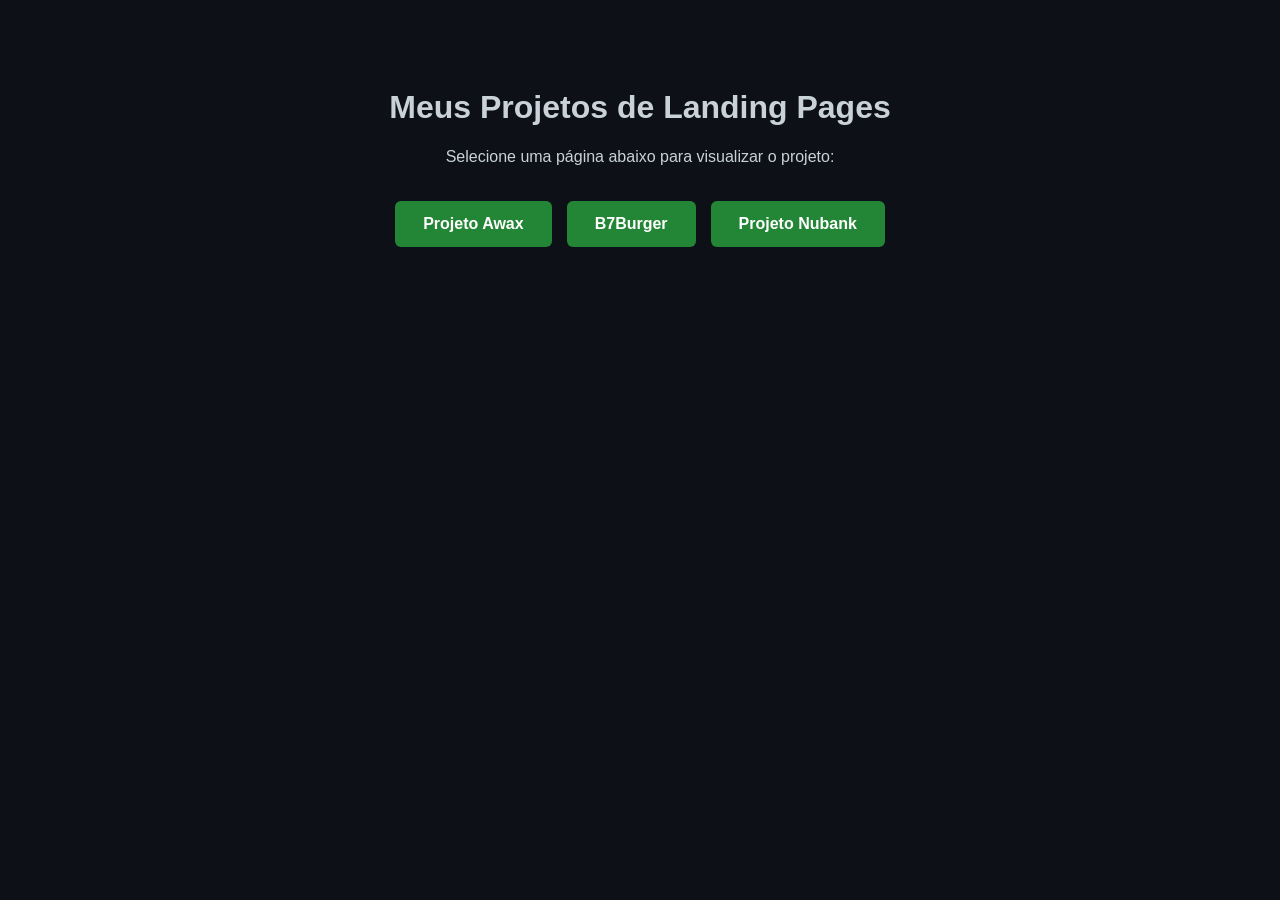
<file: index.html>
<!DOCTYPE html>
<html lang="pt-PT">
<head>
    <meta charset="UTF-8">
    <meta name="viewport" content="width=device-width, initial-scale=1.0">
    <title>Landing Pages - Victor Mota</title>
    <style>
        body { font-family: Arial, sans-serif; text-align: center; padding: 60px 20px; background: #0d1117; color: #c9d1d9; }
        .botoes { display: flex; flex-wrap: wrap; justify-content: center; gap: 15px; margin-top: 35px; }
        a { padding: 14px 28px; background: #238636; color: white; text-decoration: none; border-radius: 6px; font-weight: bold; }
        a:hover { background: #2ea043; }
    </style>
</head>
<body>
    <h1>Meus Projetos de Landing Pages</h1>
    <p>Selecione uma página abaixo para visualizar o projeto:</p>
    <div class="botoes">
        <a href="./awax/">Projeto Awax</a>
        <a href="./b7burger/">B7Burger</a>
        <a href="./nubank/">Projeto Nubank</a>
    </div>
</body>
</html>
</file>
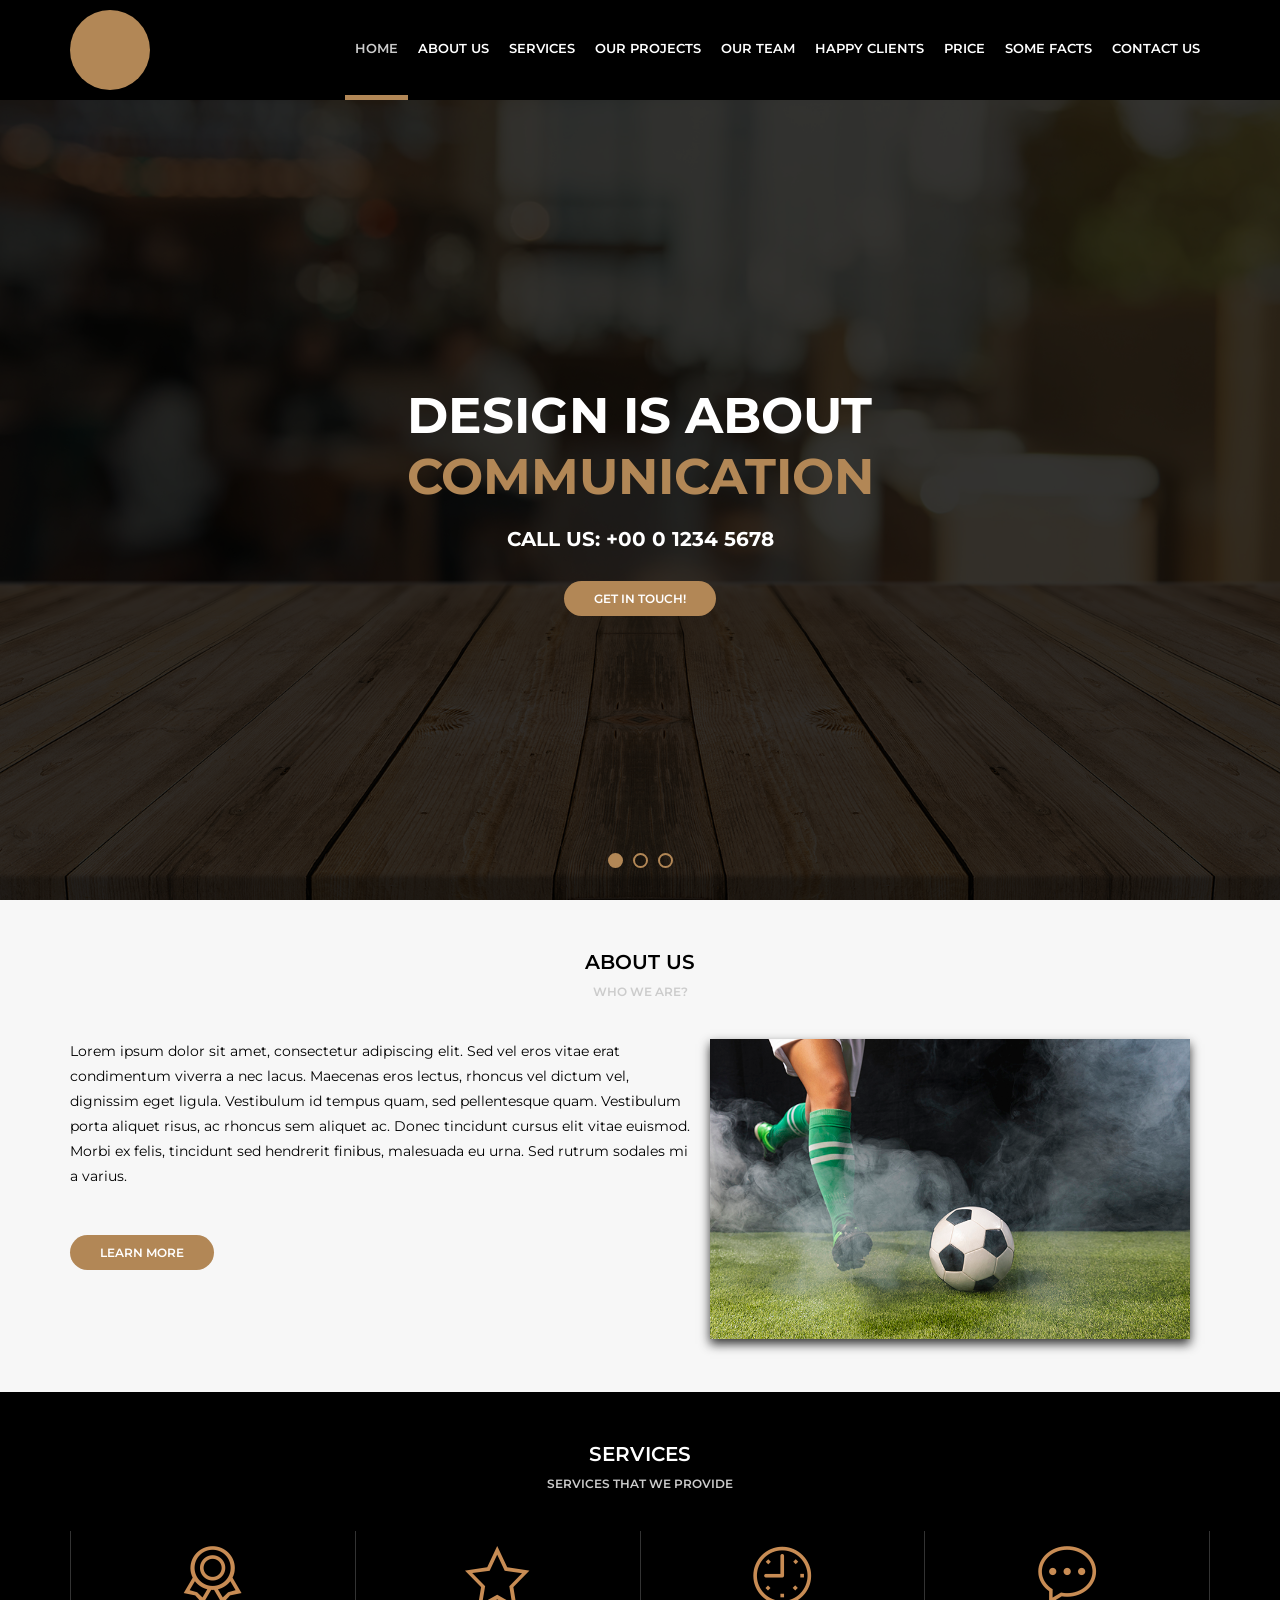
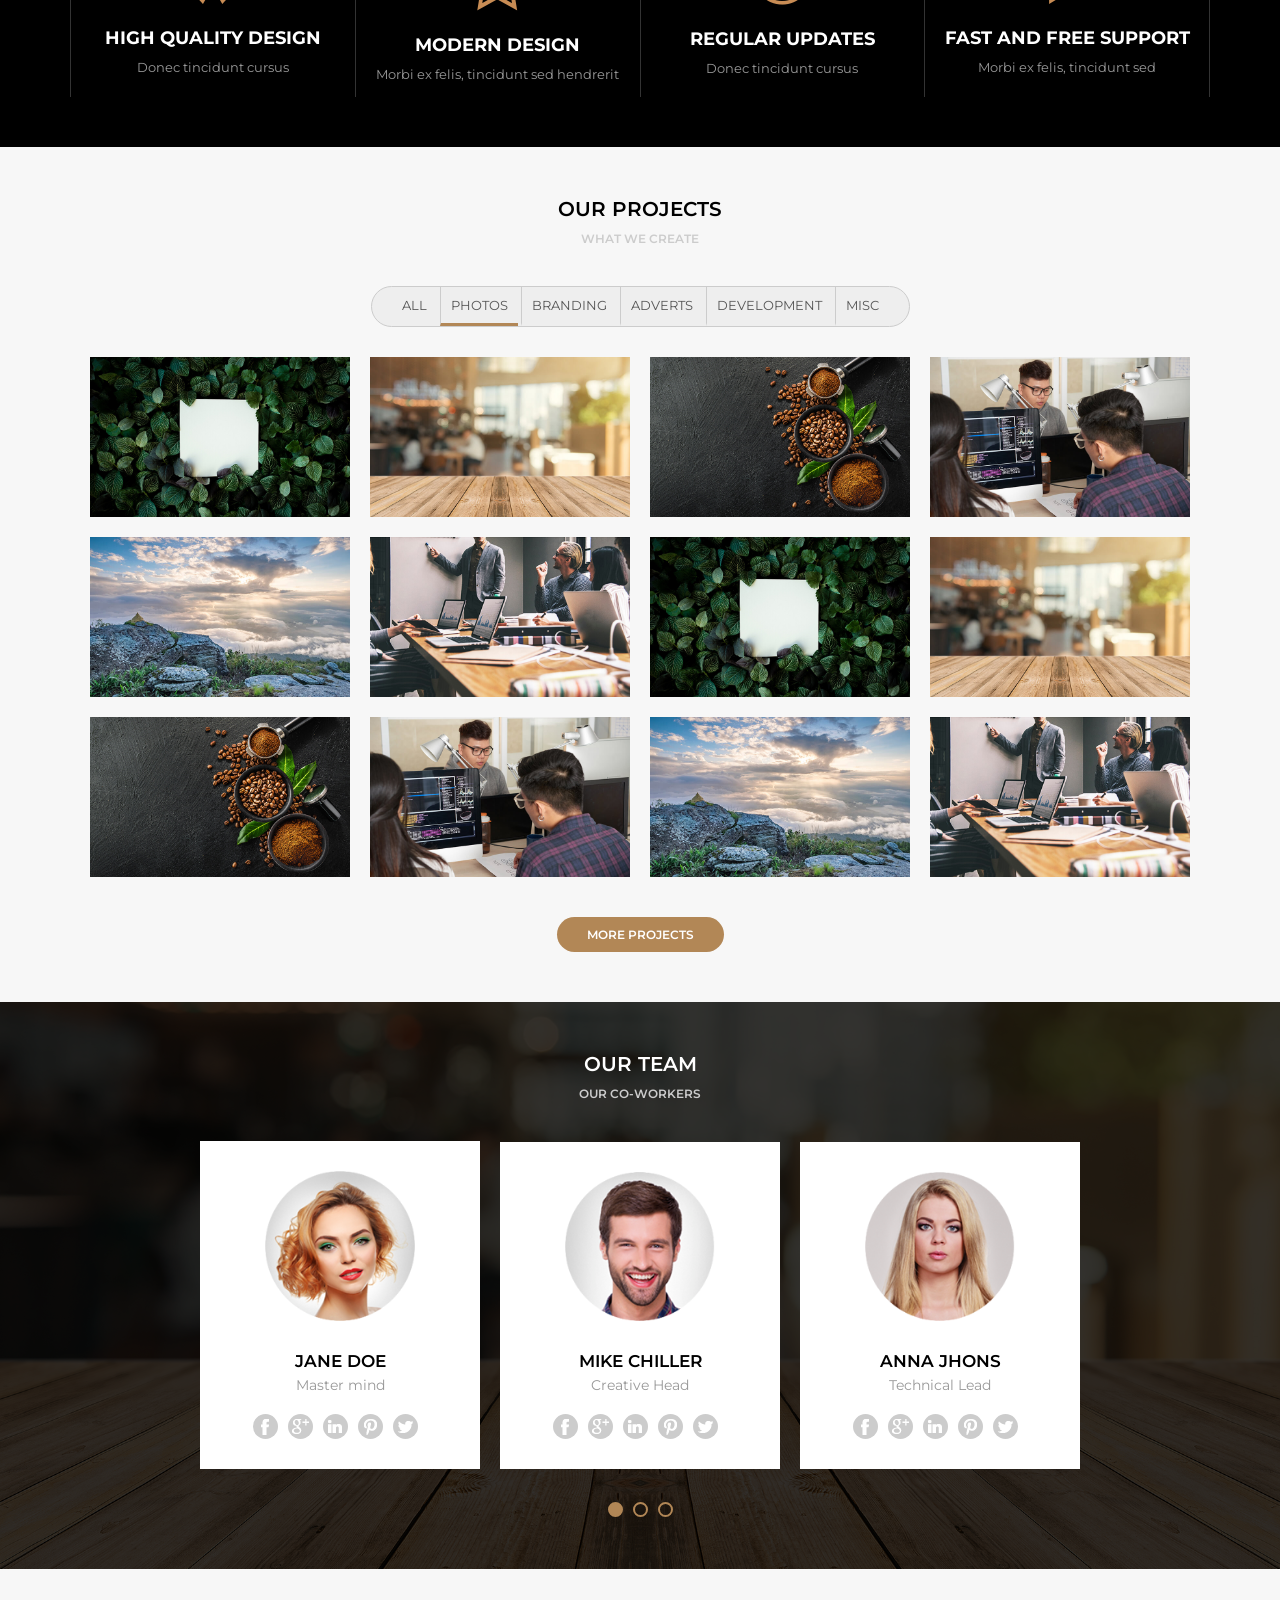
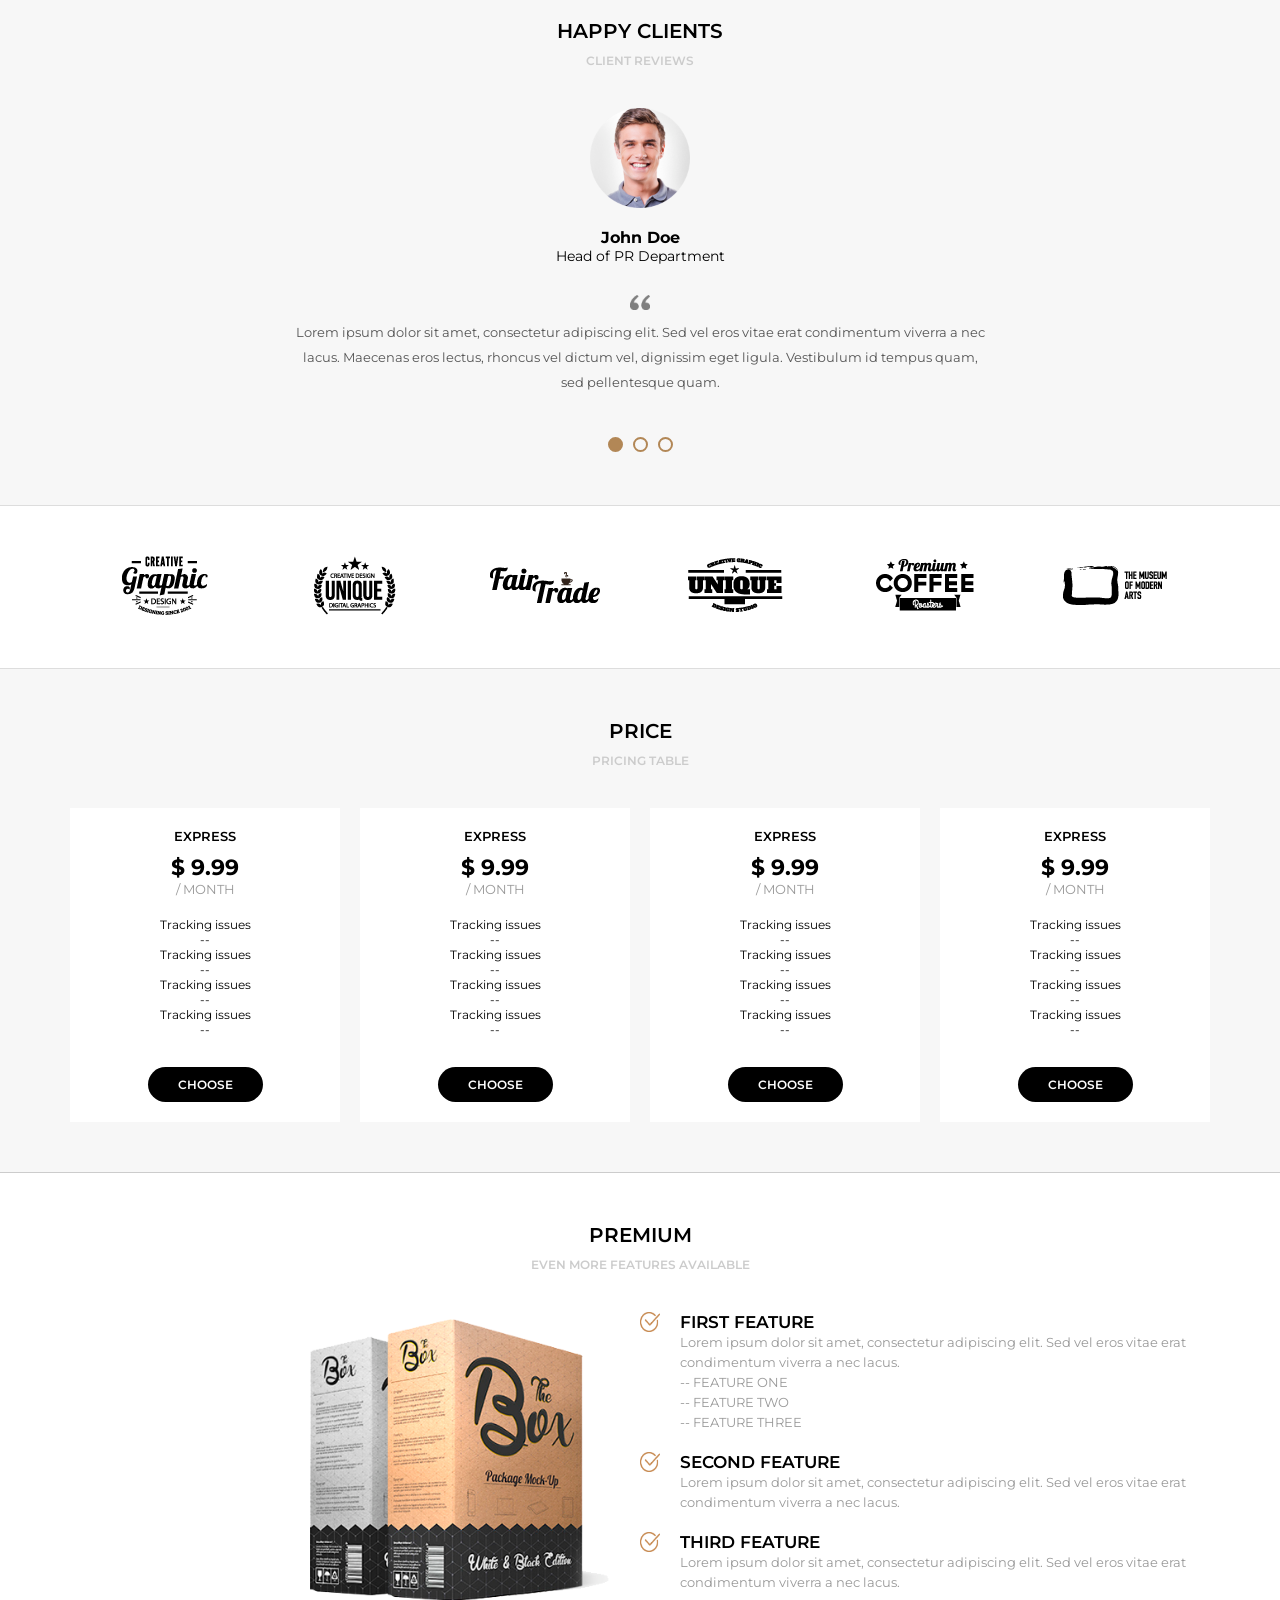
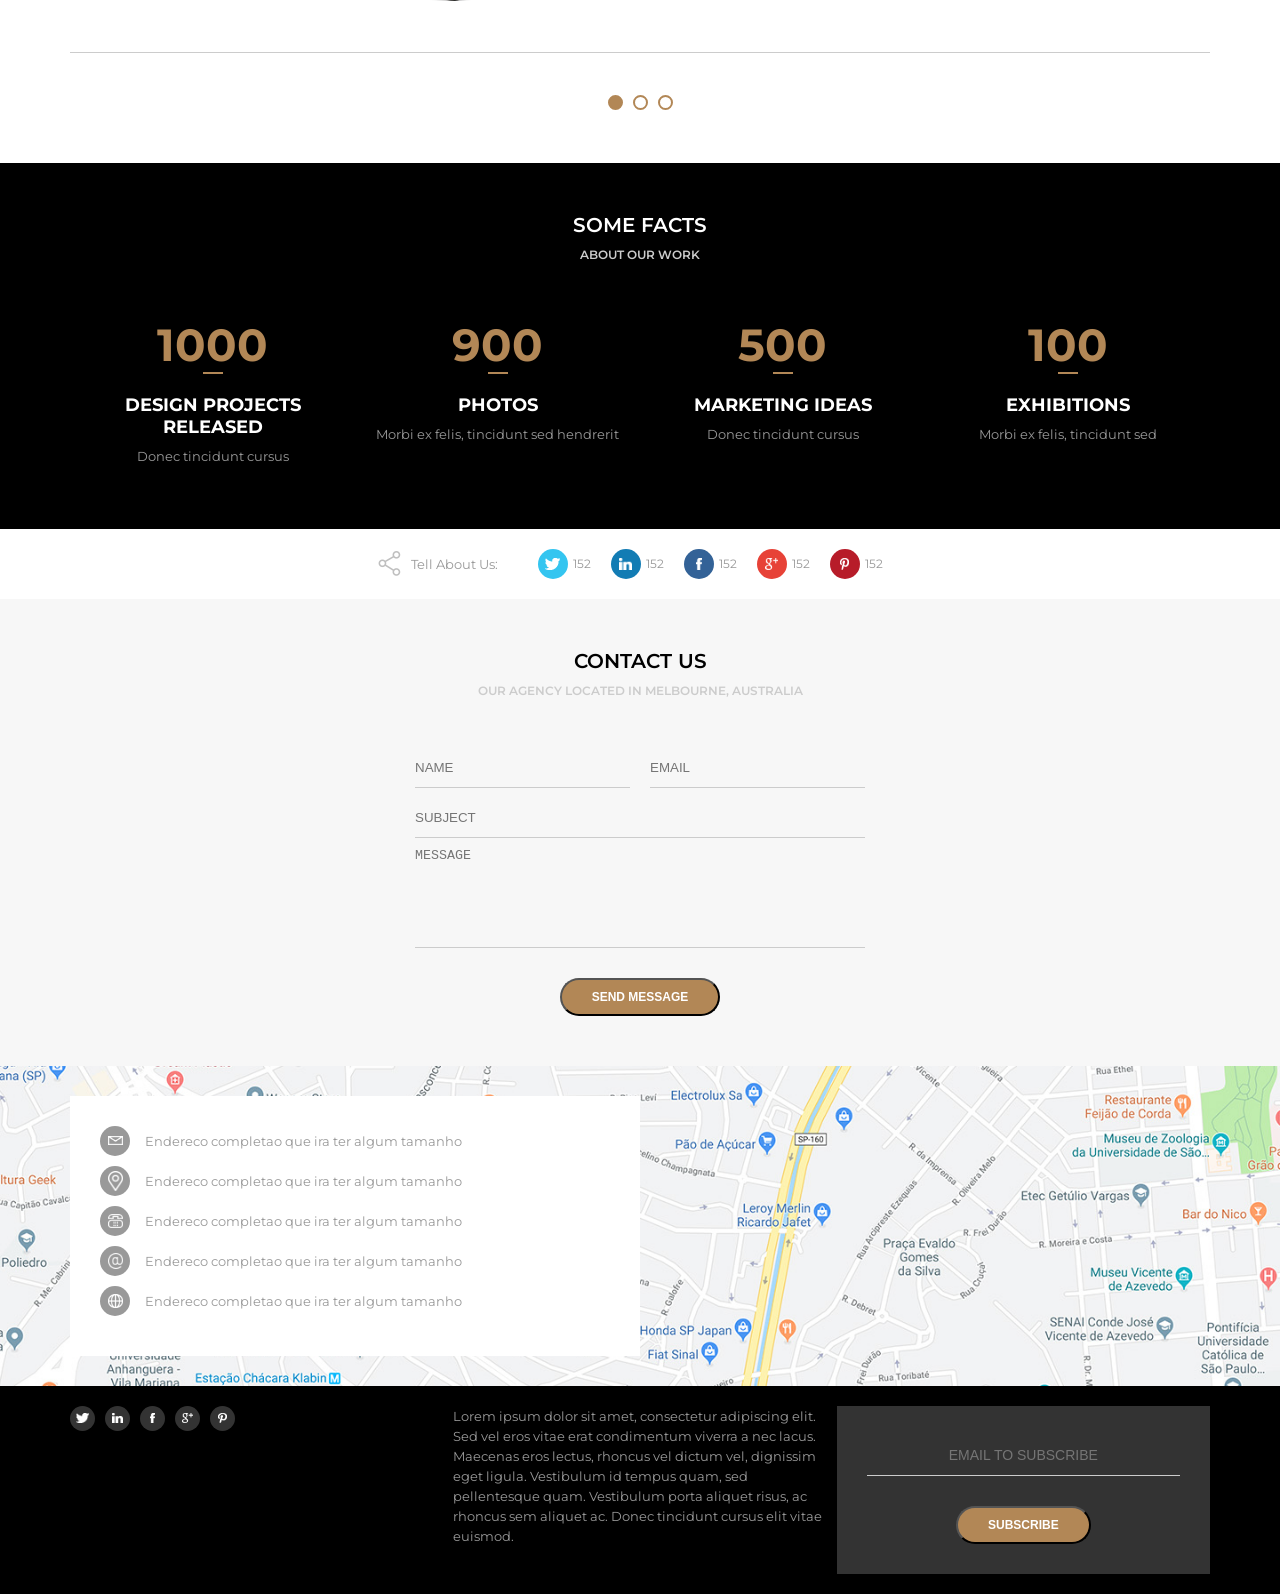
<file: awax/index.html>
<!DOCTYPE html>
<html>
<head>
    <meta charset="UTF-8" />
    <title>Awax</title>
    <meta name="viewport" content="width=device-width,minimum-scale=1,initial-scale=1" />
    <link href="https://fonts.googleapis.com/css?family=Montserrat:300,400,600,700&display=swap" rel="stylesheet" />
    <link rel="stylesheet" type="text/css" href="assets/css/style.css" />
</head>
<body>
<header>
    <div class="header">
        <div class="logo">
            <div class="logoimg"></div>
        </div>
        <div class="menu">
            <img class="menu-opener" src="assets/images/menu.png" />
            <nav>
                <ul>
                    <li class="active"><a href="">Home</a></li>
                    <li><a href="">About us</a></li>
                    <li><a href="">Services</a></li>
                    <li><a href="">Our Projects</a></li>
                    <li><a href="">Our Team</a></li>
                    <li><a href="">Happy Clients</a></li>
                    <li><a href="">Price</a></li>
                    <li><a href="">Some Facts</a></li>
                    <li><a href="">Contact Us</a></li>
                </ul>
            </nav>
        </div>
    </div>
</header>
<main>
    <section class="banner">
        <div class="sliders" style="margin-left:0;">
            <div class="slide">
                <div class="slidearea">
                    <h1>Design is about<br/><span>Communication</span></h1>
                    <h2>Call Us: +00 0 1234 5678</h2>
                    <a href="" class="button">Get in touch!</a>
                </div>
            </div><div class="slide">
                <div class="slidearea">
                    <h1>Design is about<br/><span>Teste</span></h1>
                    <h2>Call Us: +00 0 1234 5678</h2>
                    <a href="" class="button">Get in touch!</a>
                </div>
            </div><div class="slide">
                <div class="slidearea">
                    <h1>Design is about<br/><span>Algo</span></h1>
                    <h2>Call Us: +00 0 1234 5678</h2>
                    <a href="" class="button">Get in touch!</a>
                </div>
            </div>
        </div>
        <div class="sliders-pointers">
            <div class="pointer active"></div>
            <div class="pointer"></div>
            <div class="pointer"></div>
        </div>
    </section>

    <section class="default light">
        <div class="section-title">About us</div>
        <div class="section-desc">Who we are?</div>
        <div class="section-body">
            <div class="section-aboutus">
                <div class="section-aboutus--left">
                    <p>Lorem ipsum dolor sit amet, consectetur adipiscing elit. Sed vel eros vitae erat condimentum viverra a nec lacus. Maecenas eros lectus, rhoncus vel dictum vel, dignissim eget ligula. Vestibulum id tempus quam, sed pellentesque quam. Vestibulum porta aliquet risus, ac rhoncus sem aliquet ac. Donec tincidunt cursus elit vitae euismod. Morbi ex felis, tincidunt sed hendrerit finibus, malesuada eu urna. Sed rutrum sodales mi a varius.</p>
                    <br/>
                    <a href="" class="button">Learn More</a>
                </div>
                <div class="section-aboutus--right">
                    <img src="assets/images/media/foto9.jpg" />
                </div>
            </div>
        </div>
    </section>

    <section class="default dark">
        <div class="section-title">Services</div>
        <div class="section-desc">Services that we provide</div>
        <div class="section-body">
            <div class="section-services">
                <div class="section-service">
                    <img src="assets/images/medalha.png" />
                    <h4>High Quality Design</h4>
                    <p>Donec tincidunt cursus</p>
                </div>
                <div class="section-service">
                    <img src="assets/images/estrela.png" />
                    <h4>Modern Design</h4>
                    <p>Morbi ex felis, tincidunt sed hendrerit</p>
                </div>
                <div class="section-service">
                    <img src="assets/images/relogio.png" />
                    <h4>Regular Updates</h4>
                    <p>Donec tincidunt cursus</p>
                </div>
                <div class="section-service">
                    <img src="assets/images/balao.png" />
                    <h4>Fast and free support</h4>
                    <p>Morbi ex felis, tincidunt sed</p>
                </div>
            </div>
        </div>
    </section>

    <section class="default light">
        <div class="section-title">Our Projects</div>
        <div class="section-desc">What we create</div>
        <div class="section-body">
            <div class="section-projects">
                <div class="section-projects--filters">
                    <ul>
                        <li>All</li>
                        <li class="active">Photos</li>
                        <li>Branding</li>
                        <li>Adverts</li>
                        <li>Development</li>
                        <li>Misc</li>
                    </ul>
                </div>
                <div class="section-projects--photos">
                    <div class="section-projects--photo">
                        <div class="section-projects--photoarea">
                            <div class="section-projects--photoinfo">
                                <h5>ABOUT</h5>
                                <p>Vestibulum porta aliquet risus</p>
                            </div>
                            <img src="assets/images/media/foto1.jpg" />
                        </div>
                    </div>
                    <div class="section-projects--photo">
                        <div class="section-projects--photoarea">
                            <div class="section-projects--photoinfo">
                                <h5>ABOUT</h5>
                                <p>Vestibulum porta aliquet risus</p>
                            </div>
                            <img src="assets/images/media/foto2.jpg" />
                        </div>
                    </div>
                    <div class="section-projects--photo">
                        <div class="section-projects--photoarea">
                            <div class="section-projects--photoinfo">
                                <h5>ABOUT</h5>
                                <p>Vestibulum porta aliquet risus</p>
                            </div>
                            <img src="assets/images/media/foto3.jpg" />
                        </div>
                    </div>
                    <div class="section-projects--photo">
                        <div class="section-projects--photoarea">
                            <div class="section-projects--photoinfo">
                                <h5>ABOUT</h5>
                                <p>Vestibulum porta aliquet risus</p>
                            </div>
                            <img src="assets/images/media/foto4.jpg" />
                        </div>
                    </div>
                    <div class="section-projects--photo">
                        <div class="section-projects--photoarea">
                            <div class="section-projects--photoinfo">
                                <h5>ABOUT</h5>
                                <p>Vestibulum porta aliquet risus</p>
                            </div>
                            <img src="assets/images/media/foto5.jpg" />
                        </div>
                    </div>
                    <div class="section-projects--photo">
                        <div class="section-projects--photoarea">
                            <div class="section-projects--photoinfo">
                                <h5>ABOUT</h5>
                                <p>Vestibulum porta aliquet risus</p>
                            </div>
                            <img src="assets/images/media/foto6.jpg" />
                        </div>
                    </div>
                    <div class="section-projects--photo">
                        <div class="section-projects--photoarea">
                            <div class="section-projects--photoinfo">
                                <h5>ABOUT</h5>
                                <p>Vestibulum porta aliquet risus</p>
                            </div>
                            <img src="assets/images/media/foto1.jpg" />
                        </div>
                    </div>
                    <div class="section-projects--photo">
                        <div class="section-projects--photoarea">
                            <div class="section-projects--photoinfo">
                                <h5>ABOUT</h5>
                                <p>Vestibulum porta aliquet risus</p>
                            </div>
                            <img src="assets/images/media/foto2.jpg" />
                        </div>
                    </div>
                    <div class="section-projects--photo">
                        <div class="section-projects--photoarea">
                            <div class="section-projects--photoinfo">
                                <h5>ABOUT</h5>
                                <p>Vestibulum porta aliquet risus</p>
                            </div>
                            <img src="assets/images/media/foto3.jpg" />
                        </div>
                    </div>
                    <div class="section-projects--photo">
                        <div class="section-projects--photoarea">
                            <div class="section-projects--photoinfo">
                                <h5>ABOUT</h5>
                                <p>Vestibulum porta aliquet risus</p>
                            </div>
                            <img src="assets/images/media/foto4.jpg" />
                        </div>
                    </div>
                    <div class="section-projects--photo">
                        <div class="section-projects--photoarea">
                            <div class="section-projects--photoinfo">
                                <h5>ABOUT</h5>
                                <p>Vestibulum porta aliquet risus</p>
                            </div>
                            <img src="assets/images/media/foto5.jpg" />
                        </div>
                    </div>
                    <div class="section-projects--photo">
                        <div class="section-projects--photoarea">
                            <div class="section-projects--photoinfo">
                                <h5>ABOUT</h5>
                                <p>Vestibulum porta aliquet risus</p>
                            </div>
                            <img src="assets/images/media/foto6.jpg" />
                        </div>
                    </div>
                </div>

                <a href="" class="button">More Projects</a>
            </div>
        </div>
    </section>

    <section class="default dark bg-team">
        <div class="section-team-area">
            <div class="section-title">Our Team</div>
            <div class="section-desc">Our Co-Workers</div>
            <div class="section-body">
                <div class="section-team">
                    <div class="sliders" style="margin-left:0;">
                        <div class="slide">
                            <div class="slidearea">
                                <img class="section-team--avatar" src="assets/images/media/mulher1.png" />
                                <div class="section-team--name">Jane Doe</div>
                                <div class="section-team--role">Master mind</div>
                                <div class="section-team--social">
                                        <a href=""><img src="assets/images/facebook.png" /></a>
                                        <a href=""><img src="assets/images/googleplus.png" /></a>
                                        <a href=""><img src="assets/images/linkedin.png" /></a>
                                        <a href=""><img src="assets/images/pinterest.png" /></a>
                                        <a href=""><img src="assets/images/twitter.png" /></a>
                                </div>
                            </div>
                        </div><div class="slide">
                            <div class="slidearea">
                                <img class="section-team--avatar" src="assets/images/media/homem1.png" />
                                <div class="section-team--name">Mike Chiller</div>
                                <div class="section-team--role">Creative Head</div>
                                <div class="section-team--social">
                                        <a href=""><img src="assets/images/facebook.png" /></a>
                                        <a href=""><img src="assets/images/googleplus.png" /></a>
                                        <a href=""><img src="assets/images/linkedin.png" /></a>
                                        <a href=""><img src="assets/images/pinterest.png" /></a>
                                        <a href=""><img src="assets/images/twitter.png" /></a>
                                </div>
                            </div>
                        </div><div class="slide">
                            <div class="slidearea">
                                <img class="section-team--avatar" src="assets/images/media/mulher2.png" />
                                <div class="section-team--name">Anna Jhons</div>
                                <div class="section-team--role">Technical Lead</div>
                                <div class="section-team--social">
                                        <a href=""><img src="assets/images/facebook.png" /></a>
                                        <a href=""><img src="assets/images/googleplus.png" /></a>
                                        <a href=""><img src="assets/images/linkedin.png" /></a>
                                        <a href=""><img src="assets/images/pinterest.png" /></a>
                                        <a href=""><img src="assets/images/twitter.png" /></a>
                                </div>
                            </div>
                        </div><div class="slide">
                            <div class="slidearea">
                                <img class="section-team--avatar" src="assets/images/media/mulher1.png" />
                                <div class="section-team--name">Jane Doe</div>
                                <div class="section-team--role">Master mind</div>
                                <div class="section-team--social">
                                        <a href=""><img src="assets/images/facebook.png" /></a>
                                        <a href=""><img src="assets/images/googleplus.png" /></a>
                                        <a href=""><img src="assets/images/linkedin.png" /></a>
                                        <a href=""><img src="assets/images/pinterest.png" /></a>
                                        <a href=""><img src="assets/images/twitter.png" /></a>
                                </div>
                            </div>
                        </div>
                    </div>
                </div>
                <div class="sliders-pointers">
                    <div class="pointer active"></div>
                    <div class="pointer"></div>
                    <div class="pointer"></div>
                </div>
            </div>
        </div>
    </section>

    <section class="default light testimonials">
        <div class="section-title">Happy Clients</div>
        <div class="section-desc">Client Reviews</div>
        <div class="section-body">
            <div class="section-testimonials">
                <div class="sliders" style="margin-left:0;">
                    <div class="slide">
                        <div class="slidearea">
                            <img class="section-testimonials--avatar" src="assets/images/media/homem2.png" />
                            <div class="section-testimonials--name">John Doe</div>
                            <div class="section-testimonials--role">Head of PR Department</div>
                            <img class="section-testimonials--quoteimg" src="assets/images/quote.png" />
                            <div class="section-testimonials--quote">Lorem ipsum dolor sit amet, consectetur adipiscing elit. Sed vel eros vitae erat condimentum viverra a nec lacus. Maecenas eros lectus, rhoncus vel dictum vel, dignissim eget ligula. Vestibulum id tempus quam, sed pellentesque quam.</div>
                        </div>
                    </div><div class="slide">
                        <div class="slidearea">
                            <img class="section-testimonials--avatar" src="assets/images/media/homem2.png" />
                            <div class="section-testimonials--name">John Doe</div>
                            <div class="section-testimonials--role">Head of PR Department</div>
                            <img class="section-testimonials--quoteimg" src="assets/images/quote.png" />
                            <div class="section-testimonials--quote">Lorem ipsum dolor sit amet, consectetur adipiscing elit. Sed vel eros vitae erat condimentum viverra a nec lacus. Maecenas eros lectus, rhoncus vel dictum vel, dignissim eget ligula. Vestibulum id tempus quam, sed pellentesque quam.</div>
                        </div>
                    </div><div class="slide">
                        <div class="slidearea">
                            <img class="section-testimonials--avatar" src="assets/images/media/homem2.png" />
                            <div class="section-testimonials--name">John Doe</div>
                            <div class="section-testimonials--role">Head of PR Department</div>
                            <img class="section-testimonials--quoteimg" src="assets/images/quote.png" />
                            <div class="section-testimonials--quote">Lorem ipsum dolor sit amet, consectetur adipiscing elit. Sed vel eros vitae erat condimentum viverra a nec lacus. Maecenas eros lectus, rhoncus vel dictum vel, dignissim eget ligula. Vestibulum id tempus quam, sed pellentesque quam.</div>
                        </div>
                    </div>
                </div>
                <div class="sliders-pointers">
                    <div class="pointer active"></div>
                    <div class="pointer"></div>
                    <div class="pointer"></div>
                </div>
            </div>
        </div>
    </section>

    <section class="default section-companies">
        <div class="section-body">
            <div class="section-companies--area">
                <div class="section-company">
                    <img src="assets/images/media/empresa1.png" />
                </div>
                <div class="section-company">
                    <img src="assets/images/media/empresa2.png" />
                </div>
                <div class="section-company">
                    <img src="assets/images/media/empresa3.png" />
                </div>
                <div class="section-company">
                    <img src="assets/images/media/empresa4.png" />
                </div>
                <div class="section-company">
                    <img src="assets/images/media/empresa5.png" />
                </div>
                <div class="section-company">
                    <img src="assets/images/media/empresa6.png" />
                </div>
            </div>
        </div>
    </section>

    <section class="default light">
        <div class="section-title">Price</div>
        <div class="section-desc">Pricing Table</div>
        <div class="section-body">
            <div class="section-price">
                    <div class="section-price--item">
                        <div class="section-price--item-name">Express</div>
                        <div class="section-price--item-money">$ 9.99</div>
                        <div class="section-price--item-period">/ month</div>
                        <div class="section-price--item-point">Tracking issues<br/>--</div>
                        <div class="section-price--item-point">Tracking issues<br/>--</div>
                        <div class="section-price--item-point">Tracking issues<br/>--</div>
                        <div class="section-price--item-point">Tracking issues<br/>--</div>
                        <a href="" class="button button--dark">Choose</a>
                    </div>
                    <div class="section-price--item">
                        <div class="section-price--item-name">Express</div>
                        <div class="section-price--item-money">$ 9.99</div>
                        <div class="section-price--item-period">/ month</div>
                        <div class="section-price--item-point">Tracking issues<br/>--</div>
                        <div class="section-price--item-point">Tracking issues<br/>--</div>
                        <div class="section-price--item-point">Tracking issues<br/>--</div>
                        <div class="section-price--item-point">Tracking issues<br/>--</div>
                        <a href="" class="button button--dark">Choose</a>
                    </div>
                    <div class="section-price--item">
                        <div class="section-price--item-name">Express</div>
                        <div class="section-price--item-money">$ 9.99</div>
                        <div class="section-price--item-period">/ month</div>
                        <div class="section-price--item-point">Tracking issues<br/>--</div>
                        <div class="section-price--item-point">Tracking issues<br/>--</div>
                        <div class="section-price--item-point">Tracking issues<br/>--</div>
                        <div class="section-price--item-point">Tracking issues<br/>--</div>
                        <a href="" class="button button--dark">Choose</a>
                    </div>
                    <div class="section-price--item">
                        <div class="section-price--item-name">Express</div>
                        <div class="section-price--item-money">$ 9.99</div>
                        <div class="section-price--item-period">/ month</div>
                        <div class="section-price--item-point">Tracking issues<br/>--</div>
                        <div class="section-price--item-point">Tracking issues<br/>--</div>
                        <div class="section-price--item-point">Tracking issues<br/>--</div>
                        <div class="section-price--item-point">Tracking issues<br/>--</div>
                        <a href="" class="button button--dark">Choose</a>
                    </div>
            </div>
        </div>
    </section>

    <section class="default light premium">
        <div class="section-title">Premium</div>
        <div class="section-desc">Even More Features Available</div>
        <div class="section-body">
            <div class="section-premium">
                <div class="sliders" style="margin-left:0;">
                    <div class="slide">
                        <div class="slidearea">
                            <div class="section-premium--left">
                                <img src="assets/images/media/livros.png" />
                            </div>
                            <div class="section-premium--right">
                                    <div class="section-premium--item">
                                        <img src="assets/images/check.png" />
                                        <div>
                                            <h4>FIRST FEATURE</h4>
                                            Lorem ipsum dolor sit amet, consectetur adipiscing elit. Sed vel eros vitae erat condimentum viverra a nec lacus.<br/>
                                            -- FEATURE ONE<br/>
                                            -- FEATURE TWO<br/>
                                            -- FEATURE THREE
                                        </div>
                                    </div>
                                    <div class="section-premium--item">
                                        <img src="assets/images/check.png" />
                                        <div>
                                            <h4>SECOND FEATURE</h4>
                                            Lorem ipsum dolor sit amet, consectetur adipiscing elit. Sed vel eros vitae erat condimentum viverra a nec lacus.
                                        </div>
                                    </div>
                                    <div class="section-premium--item">
                                        <img src="assets/images/check.png" />
                                        <div>
                                            <h4>THIRD FEATURE</h4>
                                            Lorem ipsum dolor sit amet, consectetur adipiscing elit. Sed vel eros vitae erat condimentum viverra a nec lacus.
                                        </div>
                                    </div>
                            </div>
                        </div>
                    </div><div class="slide">
                        <div class="slidearea">
                            ...
                        </div>
                    </div><div class="slide">
                        <div class="slidearea">
                            ...
                        </div>
                    </div>
                </div>
                <div class="sliders-pointers">
                    <div class="pointer active"></div>
                    <div class="pointer"></div>
                    <div class="pointer"></div>
                </div>
            </div>
        </div>
    </section>

    <section class="default dark">
        <div class="section-title">Some Facts</div>
        <div class="section-desc">About our work</div>
        <div class="section-body">
            <div class="section-facts">
                <div class="section-fact">
                    <h3>1000</h3>
                    <div class="section-fact-line"></div>
                    <h4>Design Projects Released</h4>
                    <p>Donec tincidunt cursus</p>
                </div>
                <div class="section-fact">
                    <h3>900</h3>
                    <div class="section-fact-line"></div>
                    <h4>Photos</h4>
                    <p>Morbi ex felis, tincidunt sed hendrerit</p>
                </div>
                <div class="section-fact">
                    <h3>500</h3>
                    <div class="section-fact-line"></div>
                    <h4>Marketing Ideas</h4>
                    <p>Donec tincidunt cursus</p>
                </div>
                <div class="section-fact">
                    <h3>100</h3>
                    <div class="section-fact-line"></div>
                    <h4>Exhibitions</h4>
                    <p>Morbi ex felis, tincidunt sed</p>
                </div>
            </div>
        </div>
    </section>

    <section class="section-share">
        <div class="section-share--legend">
            <img src="assets/images/share.png" />
            Tell About Us:
        </div>
        <div class="section-share--item">
            <div class="section-share--icon twitter">
                <img src="assets/images/twitter.png" />
            </div>
            152
        </div>
        <div class="section-share--item">
            <div class="section-share--icon linkedin">
                <img src="assets/images/linkedin.png" />
            </div>
            152
        </div>
        <div class="section-share--item">
            <div class="section-share--icon facebook">
                <img src="assets/images/facebook.png" />
            </div>
            152
        </div>
        <div class="section-share--item">
            <div class="section-share--icon googleplus">
                <img src="assets/images/googleplus.png" />
            </div>
            152
        </div>
        <div class="section-share--item">
            <div class="section-share--icon pinterest">
                <img src="assets/images/pinterest.png" />
            </div>
            152
        </div>
    </section>

    <section class="default light">
        <div class="section-title">Contact Us</div>
        <div class="section-desc">Our Agency Located in Melbourne, Australia</div>
        <div class="section-body">
            <div class="section-contact">
                <form method="POST">
                    <div class="section-contact--split">
                        <input type="text" name="name" placeholder="NAME" />
                        <input type="text" name="name" placeholder="EMAIL" />
                    </div>
                    <input type="text" name="name" placeholder="SUBJECT" />
                    <textarea name="message" placeholder="MESSAGE"></textarea>
                    <input type="submit" value="Send Message" class="button" />
                </form>
            </div>
        </div>
    </section>

    <section class="section-map">
        <div class="section-map--area">
            <div class="section-map--info">
                    <div class="section-map--info-item">
                        <div class="section-map--info-item-img">
                            <img src="assets/images/carta.png" />
                        </div>
                       Endereco completao que ira ter algum tamanho
                    </div>
                    <div class="section-map--info-item">
                        <div class="section-map--info-item-img">
                            <img src="assets/images/localizacao.png" />
                        </div>
                        Endereco completao que ira ter algum tamanho
                    </div>
                    <div class="section-map--info-item">
                        <div class="section-map--info-item-img">
                            <img src="assets/images/telefone.png" />
                        </div>
                        Endereco completao que ira ter algum tamanho
                    </div>
                    <div class="section-map--info-item">
                        <div class="section-map--info-item-img">
                            <img src="assets/images/arroba.png" />
                        </div>
                        Endereco completao que ira ter algum tamanho
                    </div>
                    <div class="section-map--info-item">
                        <div class="section-map--info-item-img">
                            <img src="assets/images/web.png" />
                        </div>
                        Endereco completao que ira ter algum tamanho
                    </div>
            </div>
        </div>
    </section>


</main>
<footer>
    <div class="footer--area">
        <div class="footer--item area1">
            <div class="footer-social">
                <a href=""><img src="assets/images/twitter.png" /></a>
                <a href=""><img src="assets/images/linkedin.png" /></a>
                <a href=""><img src="assets/images/facebook.png" /></a>
                <a href=""><img src="assets/images/googleplus.png" /></a>
                <a href=""><img src="assets/images/pinterest.png" /></a>
            </div>
        </div>
        <div class="footer--item area2">
                Lorem ipsum dolor sit amet, consectetur adipiscing elit. Sed vel eros vitae erat condimentum viverra a nec lacus. Maecenas eros lectus, rhoncus vel dictum vel, dignissim eget ligula. Vestibulum id tempus quam, sed pellentesque quam. Vestibulum porta aliquet risus, ac rhoncus sem aliquet ac. Donec tincidunt cursus elit vitae euismod.
        </div>
        <div class="footer--item area3">
            <form method="POST">
                <input type="email" name="email" placeholder="EMAIL TO SUBSCRIBE" />
                <button class="button">Subscribe</button>
            </form>
        </div>
    </div>
</footer>
</body>
</html>
</file>
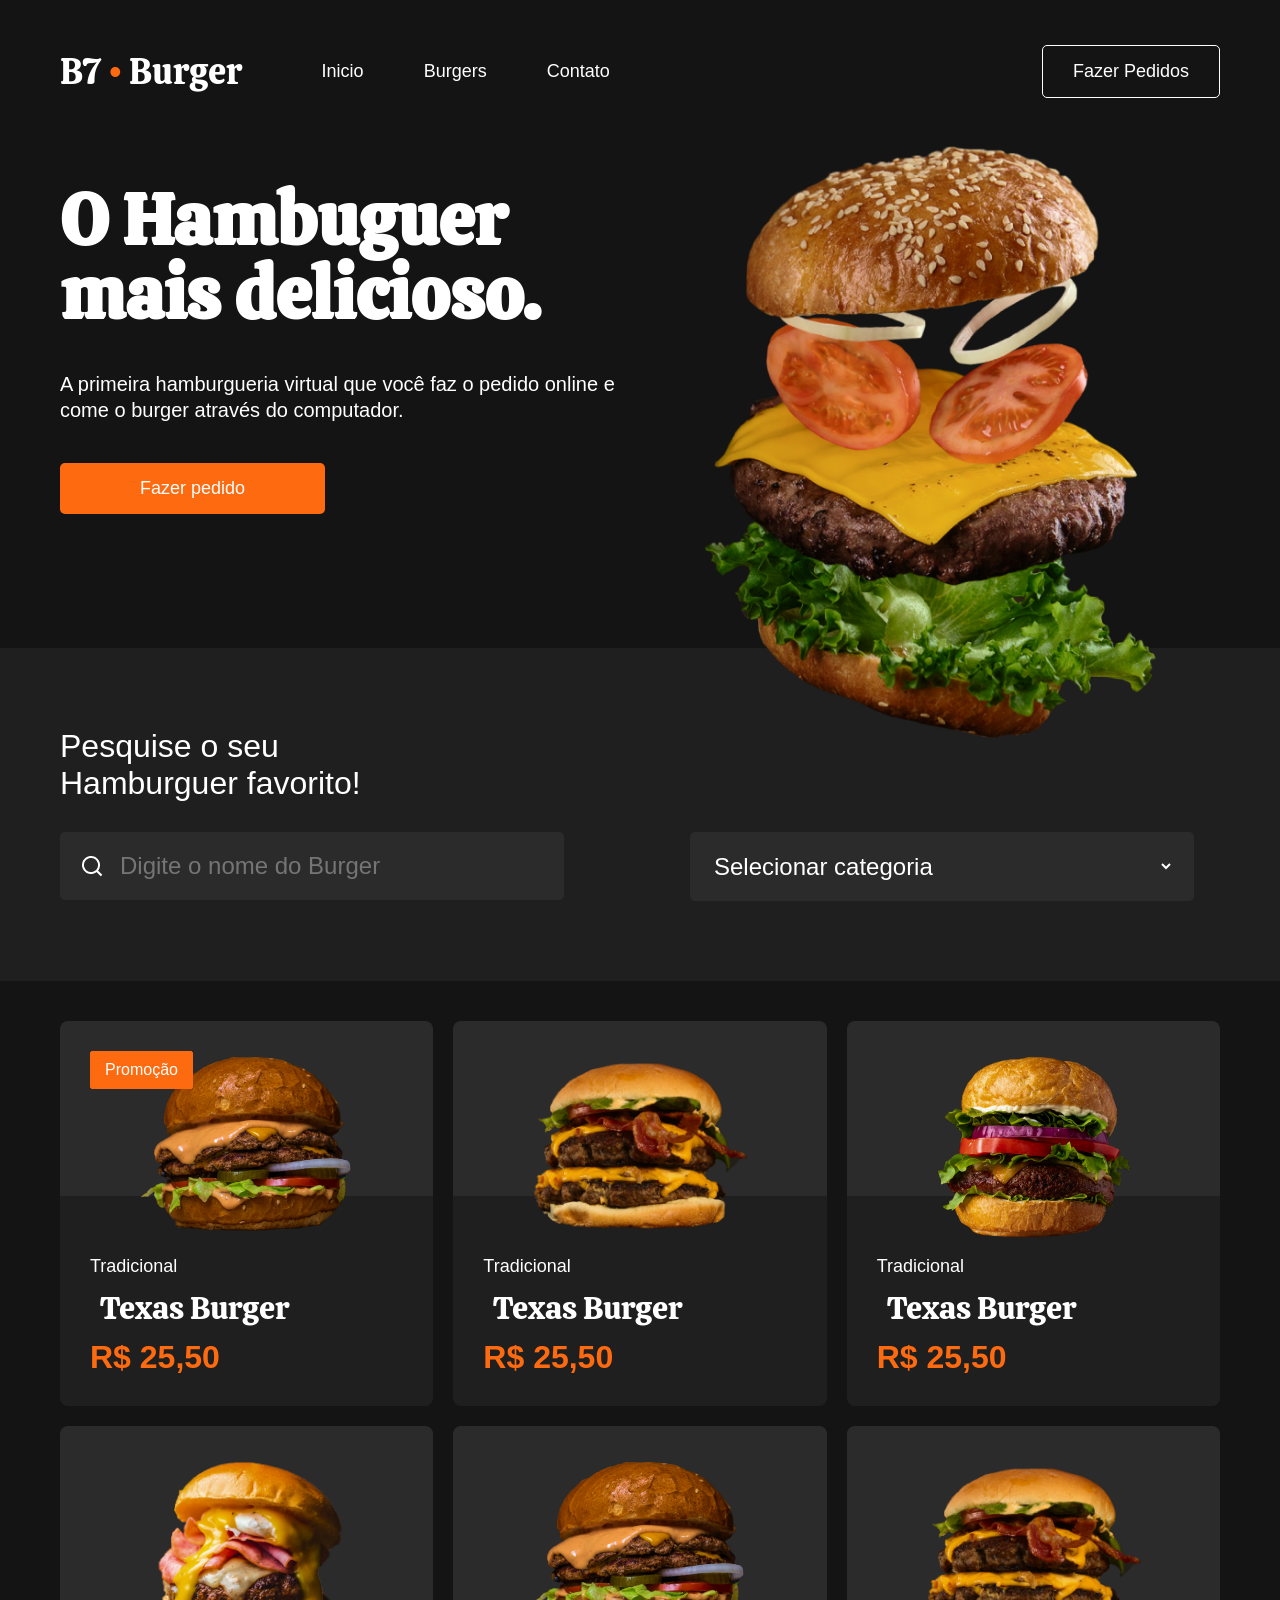
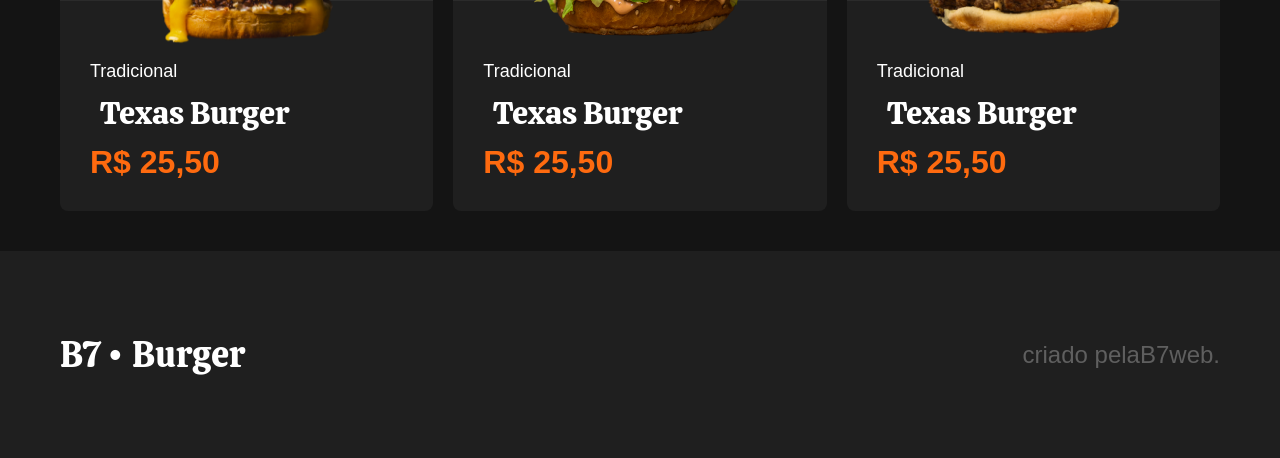
<file: b7burger/index.html>
<!DOCTYPE html>
<html lang="pt-br">
<head>
    <meta charset="UTF-8">
    <meta name="viewport" content="width=device-width, initial-scale=1.0">
    <title>B7Burger</title>
    <link rel="stylesheet" href="./assets/style.css" type="text/css" />
</head>
<body>
    <header>
        <div class="container">
            <div class="logo">
                <a href="">B7 <span>•</span> Burger</a>
            </div>
            <nav>
                <ul class="leftside">
                    <li><a href="">Inicio</a></li>
                    <li><a href="">Burgers</a></li>
                    <li><a href="">Contato</a></li>
                </ul>
                <div class="rightside">
                    <a href="" class="button">Fazer Pedidos</a>
                </div>
            </nav>
             <div class="menu">
                <div class="menu-icon">
                      <div></div>
                      <div></div>
                      <div></div>
                </div>
             </div>
        </div>
    </header>
     <section class="hero">
        <div class="container">
            <div class="leftside">
                <h1>O Hambuguer mais delicioso.</h1>
                <p>A primeira hamburgueria virtual que você faz o pedido online e come o burger através do computador.</p>
                <a href="" class="button">Fazer pedido </a>
            </div>
            <div class="rightside">
                   <img src="./assets/heroBurger.png" alt="Burger delicioso" />
            </div>
        </div>
     </section>
     <section class="search">
           <div class="container">
            <div class="title">Pesquise o seu<br/> Hamburguer favorito!</div>
            <div class="sides">
               <div class="leftside">
                   <input type="search" placeholder="Digite o nome do Burger" />
               </div>
               <div class="rightside">
                   <select>
                       <option value="">Selecionar categoria</option>
                       <option value="burgers">Burgers</option>
                       <option value="pizza">Pizza</option>
                       <option value="vegetarino">vegetarino</option>
                       <option value="kids">kids</option>
                   </select>
               </div>   
            </div>
           </div>
     </section>
      <main>
        <div class="container">
             <div class="products-grid">
                <a href="" class="products-item">
                    <div class="warning">Promoção</div>
                    <div class="photo">
                         <img src="./assets/burgers/burger1.png" alt=""/>
                    </div>
                    <div class="info">
                        <div class="products-category">Tradicional</div>
                        <div class="products-name">Texas Burger</div>
                        <div class="products-price">R$ 25,50</div>
                    </div>
                </a>
                      <a href="" class="products-item">
                    <div class="warning">Promoção</div>
                    <div class="photo">
                         <img src="./assets/burgers/burger2.png" alt=""/>
                    </div>
                    <div class="info">
                        <div class="products-category">Tradicional</div>
                        <div class="products-name">Texas Burger</div>
                        <div class="products-price">R$ 25,50</div>
                    </div>
                </a>
                      <a href="" class="products-item">
                    <div class="warning">Promoção</div>
                    <div class="photo">
                         <img src="./assets/burgers/burger3.png" alt=""/>
                    </div>
                    <div class="info">
                        <div class="products-category">Tradicional</div>
                        <div class="products-name">Texas Burger</div>
                        <div class="products-price">R$ 25,50</div>
                    </div>
                </a>
                      <a href="" class="products-item">
                    <div class="warning">Promoção</div>
                    <div class="photo">
                         <img src="./assets/burgers/burger4.png" alt=""/>
                    </div>
                    <div class="info">
                        <div class="products-category">Tradicional</div>
                        <div class="products-name">Texas Burger</div>
                        <div class="products-price">R$ 25,50</div>
                    </div>
                </a>
                      <a href="" class="products-item">
                    <div class="warning">Promoção</div>
                    <div class="photo">
                         <img src="./assets/burgers/burger1.png" alt=""/>
                    </div>
                    <div class="info">
                        <div class="products-category">Tradicional</div>
                        <div class="products-name">Texas Burger</div>
                        <div class="products-price">R$ 25,50</div>
                    </div>
                </a>
                        <a href="" class="products-item">
                    <div class="warning">Promoção</div>
                    <div class="photo">
                         <img src="./assets/burgers/burger2.png" alt=""/>
                    </div>
                    <div class="info">
                        <div class="products-category">Tradicional</div>
                        <div class="products-name">Texas Burger</div>
                        <div class="products-price">R$ 25,50</div>
                    </div>
                </a>
             </div>
        </div>
      </main>
       <footer>
         <div class="container">
            <div class="logo">
                <a href=""> B7 <samp> • </samp>Burger</a>
            </div>
             <div class="copyrights">criado pela<a href="">B7web</a>.</div>
         </div>
       </footer>
</body>
</html>
</file>
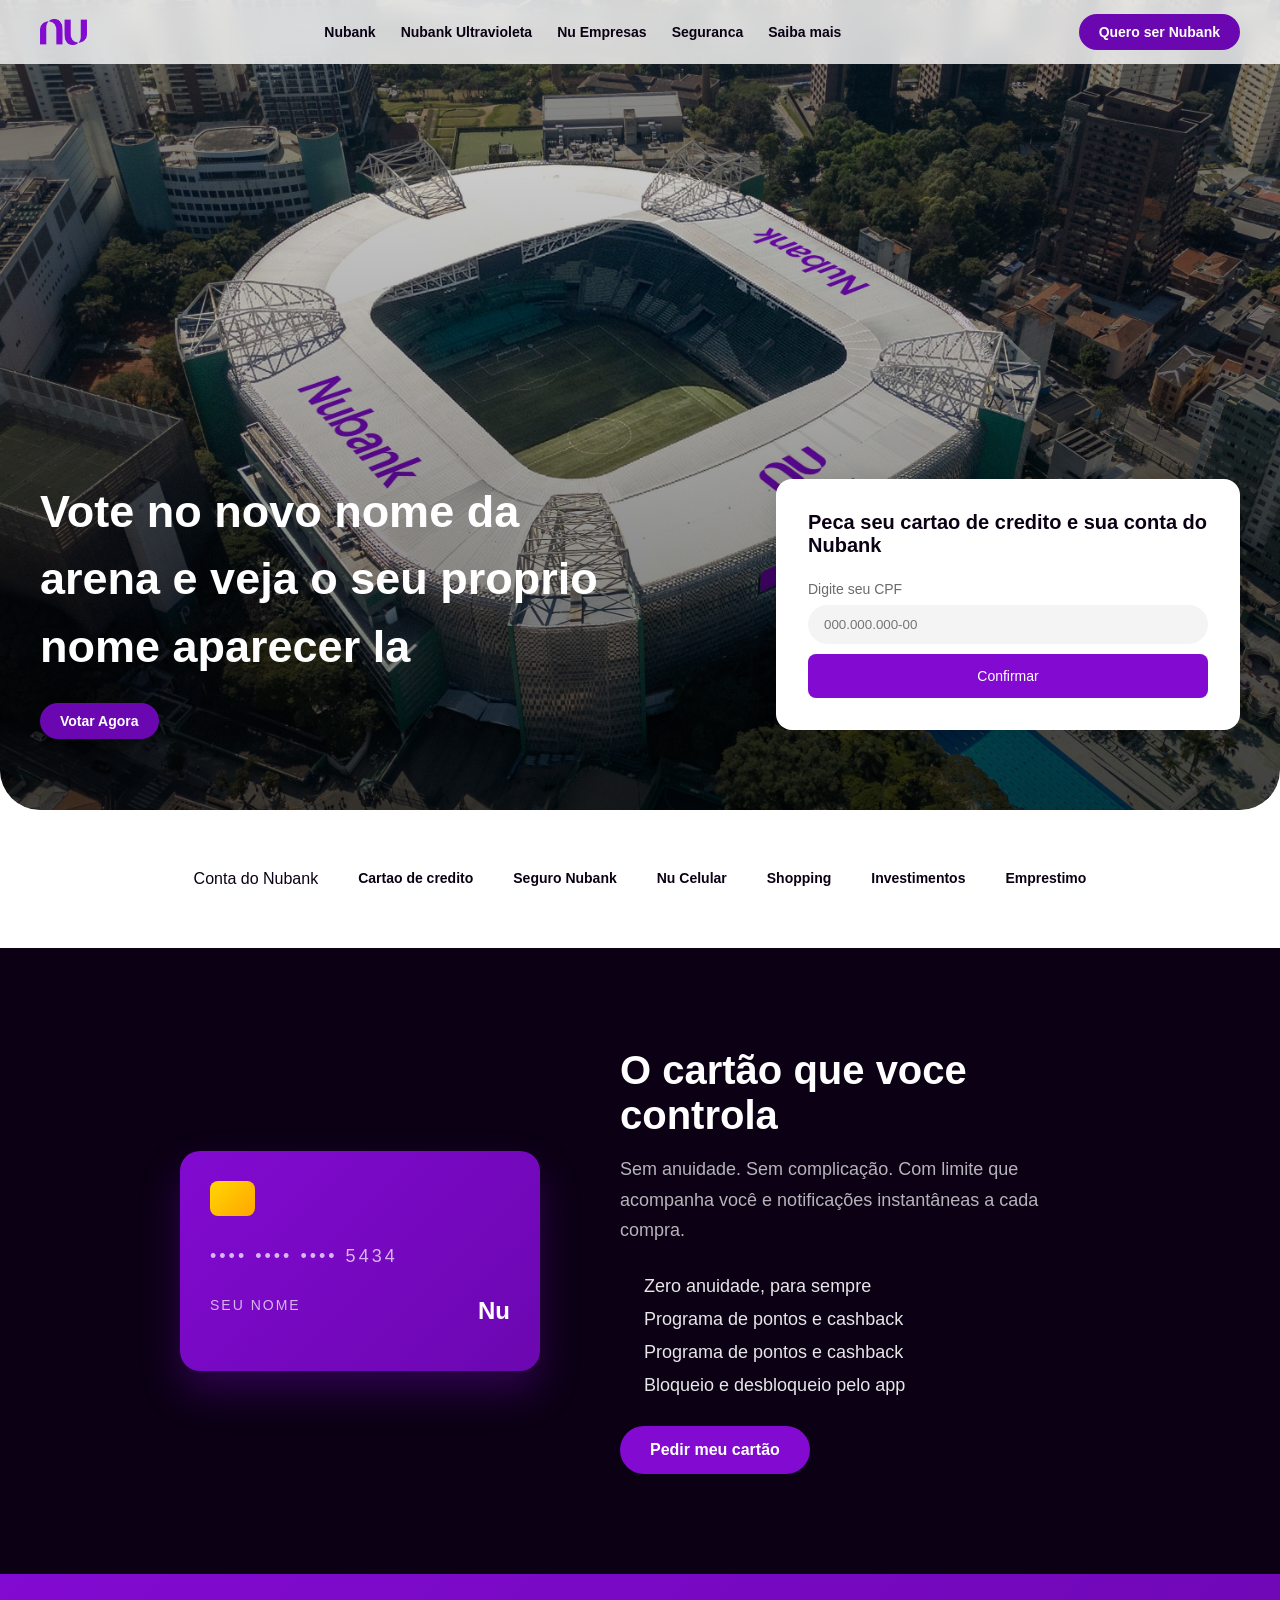
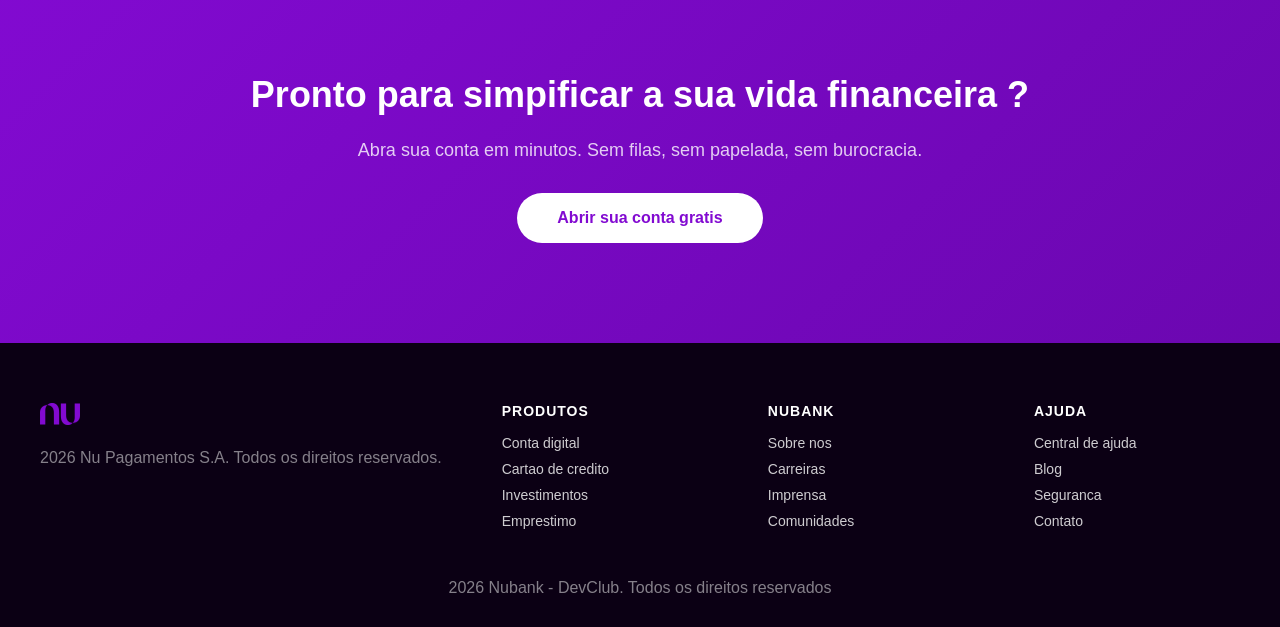
<file: nubank/index.html>
<!DOCTYPE html>
<html lang="pt-br">
<head>
    <meta charset="UTF-8">
    <meta name="viewport" content="width=device-width, initial-scale=1.0">
    <link rel="stylesheet" href="styles.css">
    <title>Nubank</title>
</head>
<body>
    <header>
        <img src="./img/logo.png" alt="logo nubank" class="logo-img">
        <nav>
                <a href="#">Nubank</a> 
                <a href="#">Nubank Ultravioleta</a> 
                <a href="#">Nu Empresas</a> 
                <a href="#">Seguranca</a> 
                <a href="#">Saiba mais</a> 
        </nav>
        <a href="#" class="btn-nubank">Quero ser Nubank</a>
    </header>  
     
     <section class="hero">
           <div class="hero-content">
            <div class="hero-text">
                <h1>Vote no novo nome da arena e veja o seu proprio nome aparecer la</h1>
                <a href="#" class="btn-nubank">Votar Agora</a>
            </div>
               <div class="hero-card">
                 <h3>Peca seu cartao de credito e sua conta do Nubank</h3>
                 <label>Digite seu CPF</label>
                 <input type="text" placeholder="000.000.000-00">
                 <button class="btn-confirm">Confirmar</button>
               </div>
           </div>
     </section>

    <section class="services"
        <a href="">Conta do Nubank</a>
        <a href="">Cartao de credito</a>
        <a href="">Seguro Nubank</a>
        <a href="">Nu Celular</a>
        <a href="">Shopping</a>
        <a href="">Investimentos</a>
        <a href="">Emprestimo</a>
    </section>

    <section class="card-selection">
        <div class="credit-card">
            <div class="card-chip"></div> 
            <p class="card-nuber">•••• •••• •••• 5434</p>
            <div class="card-info">
                <span>Seu nome</span>
                <strong>Nu</strong>
            </div>
        </div>
        <div class="card-text">
             <h2> O cartão que voce controla</h2>
             <p>Sem anuidade. Sem complicação. Com limite que acompanha você e notificações instantâneas a cada compra.</p>
             <ul>
                 <li>Zero anuidade, para sempre</li>
                 <li>Programa de pontos e cashback</li>
                 <li>Programa de pontos e cashback</li>
                 <li>Bloqueio e desbloqueio pelo app</li>
             </ul>
              <a class="btn-purple" href="#">Pedir meu cartão</a>
        </div>
    </section>
    <section class="cta">
        <h2>Pronto para simpificar a sua vida financeira ?</h2>
        <P>Abra sua conta em minutos. Sem filas, sem papelada, sem burocracia.</P>
        <a href="#" class="btn-cta">Abrir sua conta gratis</a>
    </section>
    <footer>
         <div class="footer-top">
            <div>
                <img src="./img/logo.png" alt="logo nubank" class="footer-logo">
                <P>2026 Nu Pagamentos S.A. Todos os direitos reservados.</P>
            </div>

             <div class="footer-links">
                <h4>Produtos</h4>
                <a href="#">Conta digital</a>
                <a href="#">Cartao de credito</a>
                <a href="#">Investimentos</a>
                <a href="#">Emprestimo</a>
             </div>
                 <div class="footer-links">
                <h4>Nubank</h4>
                <a href="#">Sobre nos</a>
                <a href="#">Carreiras</a>
                <a href="#">Imprensa</a>
                <a href="#">Comunidades</a>
             </div>
                 <div class="footer-links">
                <h4>Ajuda</h4>
                <a href="#">Central de ajuda</a>
                <a href="#">Blog</a>
                <a href="#">Seguranca</a>
                <a href="#">Contato</a>
             </div>
         </div>
         <p class="footer-bottom">2026 Nubank - DevClub. Todos os direitos reservados</p>
    </footer>
</body>
</html>
</file>
<file: awax/assets/css/style.css>
* {
    margin:0;
    padding:0;
    box-sizing:border-box;
}
body {
    font-family:'Montserrat', Arial, Helvetica, sans-serif;
    font-size:13px;
    overflow-x:hidden;
}
header {
    height:100px;
    background-color:#000;
    color:#FFF;
}
.header {
    max-width:1140px;
    height:100px;
    margin:auto;
    display:flex;
    align-items:center;
}
.logo {
    width:100px;
}
.logoimg {
    width:80px;
    height:80px;
    background-color:#B28756;
    border-radius:40px;
}
.menu-opener {
    display:none;
}
.menu {
    flex:1;
    display:flex;
    justify-content: flex-end;
}
.menu ul,
.menu li {
    list-style:none;
}
.menu ul {
    display:flex;
}
.menu li a {
    color:#FFF;
    text-transform: uppercase;
    font-weight: 600;
    text-decoration: none;
    padding-left:10px;
    padding-right:10px;
    height:100px;
    display:flex;
    align-items:center;
    border-bottom:5px solid #000;
}
.menu li a:hover,
.menu .active a {
    border-bottom:5px solid #B28756;
    color:#CCC;
}

.button {
    display:inline-block;
    background-color:#B28756;
    color:#FFF;
    text-transform: uppercase;
    font-size:12px;
    font-weight:600;
    text-decoration: none;
    padding:10px 30px;
    margin-top:30px;
    border-radius:20px;
}
.button--dark {
    background-color:#000;
}
.button--dark:hover {
    background-color:#B28756;
}

.banner {
    height:calc(100vh - 100px);
    background-color:#333;
    background-image:url('../images/bg.jpg');
    background-size:cover;
    background-position:bottom;
    overflow:hidden;
}
.banner .sliders {
    width:1000vw;
    height:100%;
}
.banner .slide {
    width:100vw;
    height:100%;
    display:inline-block;
    background-color:rgba(0, 0, 0, 0.8);
}
.banner .slidearea {
    display:flex;
    flex-direction:column;
    height:100%;
    justify-content: center;
    align-items:center;
    color:#FFF;
}
.banner h1 {
    text-transform: uppercase;
    font-weight: bold;
    font-size:50px;
}
.banner h1 span {
    color:#B28756;
}
.banner h2 {
    text-transform: uppercase;
    margin-top:20px;
}
.banner .sliders-pointers {
    width:100vw;
    height:20px;
    position:absolute;
    margin-top:-50px;
    display:flex;
    justify-content: center;
    align-items: center;
}
.banner .pointer {
    width:15px;
    height:15px;
    border:2px solid #B28756;
    border-radius:8px;
    margin-left:5px;
    margin-right:5px;
    cursor:pointer;
}
.banner .pointer.active {
    background-color:#B28756;
}


.default {
    padding-top:50px;
    padding-bottom:50px;
}
.default .section-title,
.default .section-desc {
    text-align:center;
    text-transform: uppercase;
    font-weight: 600;
}
.default .section-title {
    font-size:20px;
}
.default .section-desc {
    font-size:12px;
    color:#CCC;
    margin-top:10px;
    margin-bottom:40px;
}
.default .section-body {
    max-width:1140px;
    margin:auto;
}
.default.light {
    background-color:#F7F7F7;
}
.default.light .section-title,
.default.light .section-body {
    color:#000;
}
.default.dark {
    background-color:#000;
}
.default.dark .section-title,
.default.dark .section-body {
    color:#FFF;
}

footer {
    background-color:#000;
    padding:20px;
}
.footer--area {
    max-width:1140px;
    margin:auto;
    color:#FFF;
    display:flex;
}
.footer--item {
    flex:1;
}
.footer-social {
    display:flex;
}
.footer-social a {
    display:block;
    width:25px;
    height:25px;
    background-color:#333;
    display:flex;
    justify-content: center;
    align-items: center;
    border-radius:13px;
    margin-right:10px;
}
.footer-social a:hover {
    background-color:#B28756;
}
.footer-social img {
    height:10px;
}
.footer--item.area2 {
    color:#999;
    line-height:20px;
    font-size:13px;
    padding:0 10px 10px 10px;
}
.footer--item.area3 form {
    background-color:#333;
    text-align:center;
    padding:30px;
}
.footer--item.area3 input {
    width:100%;
    height:40px;
    border:0;
    background:transparent;
    border-bottom:1px solid #CCC;
    outline:0;
    color:#FFF;
    font-size:14px;
    text-align:center;
}





/*
CSS DE ÁREAS ESPECÍFICAS
*/
.section-aboutus {
    display:flex;
}
.section-aboutus--left {
    flex:1;
}
.section-aboutus--left p {
    font-size:14px;
    line-height:25px;
}
.section-aboutus--right {
    width:520px;
    text-align:center;
}
.section-aboutus--right img {
    width:480px;
    box-shadow:0px 5px 10px #333;
}



.section-services {
    display:flex;
}
.section-service {
    flex:1;
    text-align:center;
    border-right:1px solid #333;
    padding:15px;
}
.section-service:first-child {
    border-left:1px solid #333;
}
.section-service h4 {
    margin-top:20px;
    text-transform: uppercase;
    font-size:18px;
}
.section-service p {
    margin-top:10px;
    font-size:13px;
    color:#999;
}





.section-projects {
    display:flex;
    flex-direction: column;
    align-items: center;
}
.section-projects--filters {
    border:1px solid #CCC;
    background-color:#EEE;
    border-radius:30px;
    display:inline-block;
    padding:0px 20px;
}
.section-projects--filters ul,
.section-projects--filters li {
    list-style:none;
}
.section-projects--filters li {
    display:inline-block;
    padding:10px;
    text-transform: uppercase;
    font-size:13px;
    border-left:1px solid #CCC;
    color:#555;
    border-bottom:3px solid #EEE;
    cursor:pointer;
}
.section-projects--filters li:hover,
.section-projects--filters li.active {
    border-bottom:3px solid #B28756;
}
.section-projects--filters li:first-child {
    border-left:0;
}

.section-projects--photos {
    width:100vw;
    max-width:1140px;
    margin-top:20px;
    display:flex;
    flex-wrap:wrap;
    justify-content:center;
}
.section-projects--photo {
    width:280px;
}
.section-projects--photoarea {
    margin:10px;
    width:260px;
    height:160px;
}
.section-projects--photoarea img {
    width:inherit;
    height:inherit;
}
.section-projects--photoinfo {
    position:absolute;
    background-color:rgba(0, 0, 0, 0.5);
    width:inherit;
    height:inherit;
    display:none;
    flex-direction:column;
    justify-content:center;
    align-items:center;
    color:#FFF;
}
.section-projects--photoinfo h5 {
    font-size:18px;
    font-weight:600;
}
.section-projects--photoarea:hover .section-projects--photoinfo {
    display:flex;
}


.bg-team {
    background-image:url('../images/bg.jpg');
    background-size:cover;
    background-position:center;
    padding:0;
}
.section-team-area {
    background-color:rgba(0, 0, 0, 0.8);
    padding-top:50px;
    padding-bottom:50px;
}
.section-team {
    overflow:hidden;
    max-width:880px;
    margin:auto;
}
.section-team .sliders {
    width:1000vw;
    height:100%;
}
.section-team .slide {
    width:280px;
    height:100%;
    min-height:300px;
    display:inline-block;
    background-color:#FFF;
    margin-right:20px;
}
.section-team .slidearea {
    display:flex;
    flex-direction:column;
    height:100%;
    justify-content: center;
    align-items:center;
    color:#000;
    padding:30px;
}
.section-team-area .sliders-pointers {
    margin-top:30px;
    height:20px;
    display:flex;
    justify-content: center;
    align-items: center;
}
.section-team-area .pointer {
    width:15px;
    height:15px;
    border:2px solid #B28756;
    border-radius:8px;
    margin-left:5px;
    margin-right:5px;
    cursor:pointer;
}
.section-team-area .pointer.active {
    background-color:#B28756;
}
.section-team--avatar {
    width:150px;
    height:auto;
}
.section-team--name {
    text-transform: uppercase;
    font-weight: 600;
    font-size:17px;
    margin-top:30px;
}
.section-team--role {
    font-size:14px;
    color:#999;
    margin-top:5px;
}
.section-team--social {
    display:flex;
    margin-top:20px;
}
.section-team--social a {
    display:inline-flex;
    justify-content: center;
    align-items:center;
    width:25px;
    height:25px;
    background-color:#CCC;
    border-radius:13px;
    margin-right:10px;
}
.section-team--social a:hover {
    background-color:#B28756;
}

.testimonials .section-body {
    max-width:initial;
}
.section-testimonials {
    overflow:hidden;
}
.section-testimonials .sliders {
    width:1000vw;
    height:100%;
}
.section-testimonials .slide {
    width:100vw;
    height:100%;
    display:inline-block;
}
.section-testimonials .slidearea {
    display:flex;
    flex-direction:column;
    height:100%;
    justify-content: center;
    align-items:center;
}

.section-testimonials--avatar {
    width:100px;
}
.section-testimonials--name {
    font-weight: bold;
    font-size:16px;
    margin-top:20px;
}
.section-testimonials--role {
    font-size:14px;
}
.section-testimonials--quoteimg {
    width:20px;
    margin-top:30px;
}
.section-testimonials--quote {
    margin-top:10px;
    font-size:13px;
    max-width:700px;
    color:#555;
    text-align:center;
    line-height:25px;
    margin-left:30px;
    margin-right:30px;
}
.section-testimonials .sliders-pointers {
    width:100vw;
    height:20px;
    display:flex;
    justify-content: center;
    align-items: center;
    margin-top:40px;
}
.section-testimonials .pointer {
    width:15px;
    height:15px;
    border:2px solid #B28756;
    border-radius:8px;
    margin-left:5px;
    margin-right:5px;
    cursor:pointer;
}
.section-testimonials .pointer.active {
    background-color:#B28756;
}

.section-companies {
    border-top:1px solid #DDD;
    border-bottom:1px solid #DDD;
}
.section-companies--area {
    display:flex;
    align-items:center;
}
.section-company {
    flex:1;
    text-align:center;
}

.section-price {
    display:flex;
}
.section-price--item {
    flex:1;
    background-color: #FFF;
    margin-right: 20px;
    padding:20px;
    text-align:center;
}
.section-price--item:last-child {
    margin-right:0;
}
.section-price--item-name {
    text-transform: uppercase;
    font-size:13px;
    font-weight:600;
}
.section-price--item-money {
    font-weight: bold;
    font-size:22px;
    margin-top:10px;
}
.section-price--item-period {
    color:#999;
    text-transform: uppercase;
    margin-bottom:20px;
}
.section-price--item-point {
    font-size:12px;
}

.premium {
    background-color:#FFF !important;
    border-top:1px solid #CCC;
}
.premium .section-body {
    max-width:initial;
}
.section-premium {
    overflow:hidden;
}
.section-premium a {
    margin-top:30px;
}
.section-premium .sliders {
    width:1000vw;
    height:100%;
}
.section-premium .slide {
    width:100vw;
    height:100%;
    display:inline-block;
}
.section-premium .slidearea {
    display:flex;
    height:100%;
    justify-content: center;
    align-items:center;
    max-width:1140px;
    border-bottom:1px solid #CCC;
    margin:auto;
    padding-bottom:40px;
}
.section-premium--left {
    flex:1;
    text-align:right;
}
.section-premium--left img {
    width:300px;
    margin-right:30px;
}
.section-premium--right {
    flex:1;
}
.section-premium--item {
    display:flex;
    margin-bottom:20px;
}
.section-premium--item img {
    width:20px;
    height:20px;
    margin-right:20px;
}
.section-premium--item div {
    flex:1;
    color:#999;
    line-height:20px;
}
.section-premium--item div h4 {
    color:#000;
    font-size:17px;
    font-weight:600;
}

.section-premium .sliders-pointers {
    width:100vw;
    height:20px;
    display:flex;
    justify-content: center;
    align-items: center;
    margin-top:40px;
}
.section-premium .pointer {
    width:15px;
    height:15px;
    border:2px solid #B28756;
    border-radius:8px;
    margin-left:5px;
    margin-right:5px;
    cursor:pointer;
}
.section-premium .pointer.active {
    background-color:#B28756;
}


.section-facts {
    display:flex;
}
.section-fact {
    flex:1;
    text-align:center;
    padding:15px;
}
.section-fact h3 {
    color:#B28756;
    font-size:45px;
}
.section-fact-line {
    width:20px;
    border-bottom:2px solid #B28756;
    margin:auto;
}
.section-fact h4 {
    margin-top:20px;
    text-transform: uppercase;
    font-size:18px;
}
.section-fact p {
    margin-top:10px;
    font-size:13px;
    color:#999;
}

.section-share {
    display:flex;
    justify-content: center;
    align-items:center;
    padding:20px;
    background-color:#FFF;
    color:#999;
}
.section-share--legend {
    display:flex;
    align-items:center;
    margin-right:40px;
}
.section-share--legend img {
    margin-right:10px;
}
.section-share--item {
    font-size:12px;
    margin-right:20px;
    display:flex;
    align-items:center;
    cursor:pointer;
}
.section-share--icon {
    width:30px;
    height:30px;
    border-radius:15px;
    background-color:#CCC;
    margin-right:5px;
    display:flex;
    justify-content: center;
    align-items: center;
}
.section-share--icon img {
    height:12px;
}
.section-share--icon.twitter {
    background-color:#34c5f0;
}
.section-share--icon.linkedin {
    background-color:#127cb4;
}
.section-share--icon.facebook {
    background-color:#336297;
}
.section-share--icon.googleplus {
    background-color:#e74237;
}
.section-share--icon.pinterest {
    background-color:#b71c29;
}

.section-contact {
    max-width:450px;
    margin:auto;
    text-align:center;
}
.section-contact input[type=text],
.section-contact textarea {
    display:block;
    width:100%;
    height:40px;
    border:0;
    background:transparent;
    border-bottom:1px solid #CCC;
    outline:0;
    margin-top:10px;
}
.section-contact textarea {
    height:100px;
    resize:none;
}
.section-contact--split {
    display:flex;
}
.section-contact--split input:first-child {
    margin-right:20px;
}





.section-map {
    background-image:url('../images/mapa.jpg');
    background-size:cover;
    background-position:center;
    padding-top:30px;
    padding-bottom:30px;
}
.section-map--area {
    width:100vw;
    max-width:1140px;
    margin:auto;
}
.section-map--info {
    width:50%;
    padding:30px;
    background-color:#FFF;
    color:#000;
}
.section-map--info-item {
    display:flex;
    align-items:center;
    color:#999;
    margin-bottom:10px;
}
.section-map--info-item-img {
    width:30px;
    height:30px;
    display:inline-flex;
    justify-content: center;
    align-items: center;
    padding:5px;
    background-color:#999;
    border-radius:15px;
    margin-right:15px;
}
.section-map--info-item-img img {
    width:15px;
    height:auto;
}














@media (min-width:450px) and (max-width:800px) {
    .logo {
        margin-left:30px;
    }
    .menu-opener {
        display:block;
        width:45px;
        margin-right:30px;
    }
    nav {
        display:none;
        position: absolute;
        z-index: 99;
        background-color: rgba(0, 0, 0, 0.9);
        width: 70vw;
        height: calc(100vh - 100px);
        top: 100px;
        right: 0;
    }
    .menu ul {
        flex-direction:column;
    }

    .menu li a {
        font-weight:bold;
        height:80px;
        font-size:27px;
        margin-left:50px;
        border:0;
    }
    .menu li.active a {
        border:0;
        color:#B28756;
    }


    .section-aboutus {
        flex-direction:column;
    }
    .section-aboutus--left {
        margin-left:30px;
        margin-right:30px;
        margin-bottom:30px;
    }

    .section-aboutus--right {
        width:auto;
    }

    .section-services {
        flex-wrap:wrap;
    }
    .section-service {
        min-width:50%;
        margin-bottom:30px;
    }
    .section-service:first-child {
        border-left:0;
    }

    .section-team {
        max-width:580px;
    }

    .section-price {
        flex-wrap:wrap;
    }
    .section-price--item {
        margin-left:20px;
        min-width:calc(50% - 40px);
        margin-bottom:20px;
    }
    .section-price--item:last-child {
        margin-right:20px;
    }

    .section-facts {
        flex-wrap:wrap;
    }
    .section-fact {
        min-width:50%;
    }


    .section-map {
        padding-left:30px;
        padding-right:30px;
    }
    .section-map--area {
        width:auto;
    }
    .section-map--info {
        width:auto;
    }
    .section-map--info-item {
        margin-bottom:20px;
    }
    .section-map--info-item:last-child {
        margin-bottom:0;
    }
}


@media (max-width:450px) {
    .logo {
        margin-left:30px;
    }
    .menu-opener {
        display:block;
        width:45px;
        margin-right:30px;
    }
    nav {
        display:none;
        position: absolute;
        z-index: 99;
        background-color: rgba(0, 0, 0, 0.9);
        width: 80vw;
        height: calc(100vh - 100px);
        top: 100px;
        right: 0;
    }
    .menu ul {
        flex-direction:column;
    }

    .menu li a {
        font-weight:bold;
        height:60px;
        font-size:20px;
        margin-left:30px;
        border:0;
    }
    .menu li.active a {
        border:0;
        color:#B28756;
    }

    .banner h1 {
        font-size:30px;
    }
    .banner h2 {
        font-size:17px;
    }


    .section-aboutus {
        flex-direction:column;
    }
    .section-aboutus--left {
        margin-left:30px;
        margin-right:30px;
        margin-bottom:30px;
    }

    .section-aboutus--right {
        width:auto;
        margin-left:30px;
        margin-right:30px;
    }
    .section-aboutus--right img {
        width:100%;
    }

    .section-services {
        flex-wrap:wrap;
    }
    .section-service {
        min-width:100%;
        margin-bottom:30px;
    }
    .section-service:first-child {
        border-left:0;
    }

    .section-projects--filters {
        margin-left:30px;
        margin-right:30px;
    }
    .section-projects--photo {
        width:320px;
    }
    .section-projects--photoarea {
        width:300px;
        height:190px;
    }

    .section-team {
        max-width:280px;
    }

    .section-companies--area {
        flex-wrap:wrap;
    }
    .section-company {
        min-width: 50%;
        margin-bottom: 20px;
    }

    .section-price {
        flex-wrap:wrap;
    }
    .section-price--item {
        margin-left:20px;
        min-width:calc(100% - 40px);
        margin-bottom:20px;
    }
    .section-price--item:last-child {
        margin-right:20px;
    }

    .section-premium .slidearea {
        flex-direction: column;
    }
    .section-premium--left {
        text-align:center;
        margin-bottom:30px;
    }
    .section-premium--right {
        padding-left:20px;
        padding-right:20px;
    }

    .section-facts {
        flex-wrap:wrap;
    }
    .section-fact {
        min-width:100%;
    }

    .section-share {
        flex-wrap:wrap;
        justify-content: flex-start;
    }
    .section-share--legend {
        width:100vw;
        margin:0;
        margin-bottom:30px;
        justify-content: center;
    }
    .section-share--item {
        min-width: 50%;
        max-width: 50%;
        margin: 0;
        justify-content: center;
        flex-direction: column;
        margin-bottom: 20px;
        
    }

    .section-contact {
        max-width:100vw;
        margin-left:20px;
        margin-right:20px;
    }
    .section-contact--split {
        flex-direction: column;
    }

    .section-map {
        padding:0;
        padding-bottom:250px;
    }
    .section-map--area {
        width:auto;
    }
    .section-map--info {
        width:auto;
    }
    .section-map--info-item {
        margin-bottom:20px;
    }
    .section-map--info-item:last-child {
        margin-bottom:0;
    }

    .footer--area {
        flex-direction:column;
    }
    .footer--item {
        margin-bottom:20px;
    }
    .footer-social {
        justify-content: center;
    }
}
</file>
<file: b7burger/assets/style.css>
@import url('https://fonts.googleapis.com/css2?family=Calistoga&family=Inter:ital,opsz,wght@0,14..32,100..900;1,14..32,100..900&display=swap');

*{
    margin: 0;
    padding: 0;
    list-style: none;
    box-sizing: border-box;
    font-family:Arial, Helvetica, sans-serif;
}

body{
    font-family:'inter';
    font-size: 18px;
    background-color: #141414;
    color:white;
}
.container{
    width: 100%;
    margin: auto;
    max-width: 1200px;
    padding: 0 20px;
}

.logo a { 
   font-family: 'Calistoga';
   font-size: 36px;
   color:white;
   text-decoration: none;
}

.logo span{
    color: #fe6a0f;
}

/* HEADER */
header .container{
    display: flex;
    align-items: center;
    padding-top: 45px;
    padding-bottom: 45px;
    gap: 50px;
}

header nav{
    flex: 1;
    display: flex;
    align-items: center;
}

header nav .leftside{
    display: flex;
    flex: 1;
}

header nav li{
    margin: 0 30px;
}

header nav li a{
    color: white;
    text-decoration: none;
}

header nav li a:hover{
    color: #999;
}

header nav .button{
    display: block;
    border: 1px solid #fff;
    padding: 15px 30px;
    border-radius: 5px;
    color: #fff;
    text-decoration: none;
}
header nav .button:hover{
    color: #999;
    border-color: #999;
}
header .menu{
    display: none;
    flex: 1;
    justify-content: flex-end;
}
header .menu-icon{
    width: 32px;
    height: 32px;
    display: flex;
    flex-direction: column;
    justify-content: space-between;
    cursor: pointer;
}
header .menu-icon div{
    height: 6px;
    background-color: #fff;
}
/*HERO*/
.hero .container{
    display: flex;

}
.hero .leftside,
.hero .rightside{
    flex: 1;
}
.hero .leftside{
    padding-bottom:150px ;
}
.hero .rightside{
    text-align: center;
}
.hero .rightside img{
     width: auto;
     height: 600px;
}
.hero h1{
    font-family:'calistoga' ;
    font-size: 72px;
    line-height: 74px;
    margin: 40px 0;
}
.hero p{
    font-size: 20px;
    line-height: 26px;
    margin-top: 40px;
}
.hero .button{
    display: inline-block;
    background-color: #fe6a0f;
    font-weight: 500;
    color: white;
    padding: 15px 80px;
    margin-top: 40px;
    border-radius: 5px;
    text-decoration: none;
}
.hero .button:hover{
    opacity: 0.8;
}

/* SEARCH */

.search{
    background-color:#1f1f1f;
    padding: 80px 0;
    margin-top: -100px;
}
.search .title{
    font-size: 32px;
    font-weight: 500;
}

.search .sides{
    display: flex;
    margin-top: 30px;
    gap: 100px;
}
.search .leftside, 
.search .rightside{
    flex: 1;
}
.search input,
.search select{
    width: 95%;
    background-color: #2b2b2b;
    color: #fff;
    font-size: 24px;
    outline: none;
    padding: 20px;
    border: 0;  
    border-radius: 5px;
}
.search input{
     background-image: url(./searchIcon.png);
     background-repeat: no-repeat;
     background-position: 20px center;
     padding-left: 60px;
}
.search select{
    border-right: 20px solid transparent;
}

/* PRODUCTS */
.products-grid{
     display: grid;
     grid-template-columns: repeat(3,1fr);
     gap: 20px;
     margin: 40px 0;
     position: relative;
}

.products-item{
    display: block;
    border-radius: 8px;
    overflow: hidden;
    text-decoration: none;
}
.products-item:hover{
    opacity: 0.8;
}
.products-item .warning{
    position: absolute;
    top: 30px;
    left: 30px;
    background-color: #fe6a0f;
    font-size: 16px;
    font-weight: 500;
    color: #fff;
    padding: 10px 15px;
    border-radius: 4px;
}
.products-item .photo{
    text-align: center;
    background-color: #2b2b2b;
    padding-top: 30px;
}
.products-item .photo img{
    max-width: 100%;
}
.products-item .info{
    background-color: #1f1f1f;
    padding: 60px 30px 30px 30px;
    margin-top: -50px;
}
.products-item .products-category{
    color: #fff;
    font-size: 18px;
    font-weight: 500;
}
.products-item .products-name{
    font-family: 'Calistoga';
    font-size: 32px;
    color: #fff;
    margin: 10px;
}
.products-item .products-price{
    font-size: 32px;
    font-weight: bold;
    color: #fe6a0f;
}
/* FOOTER */
footer{
    background-color: #1f1f1f;
    color: #5f5f5f;
}
footer .container{
    padding-top: 80px;
    padding-bottom: 80px;
    display: flex;
    justify-content: space-between;
    align-items: center;
}
footer .copyrights{
    font-size: 24px;
    color: #5f5f5f;
}
footer .copyrights a{
    color: #5f5f5f;
    text-decoration: none;
}
footer .copyrights:hover{
    text-decoration: underline;
}

@media (max-width: 820px){
    header nav{
        display: none;
    }
    header .menu{
        display: flex;
    }

    .hero .container{
        flex-direction: column;
    }
    .hero .leftside{
        text-align: center;
        padding-bottom: 40px;
    }
    .hero .rightside{
        padding-bottom: 30px;
    }
    .hero .rightside img{
        height: 300px;
    }
    .hero h1{
        font-size: 44px;
        line-height: 50px;
    }
    
    .search{
        padding-bottom: 30px;
    }
    .search .title{
        text-align: center;
        padding: 20px;
    }
    .search.sides{
            flex-direction: column;
            gap: 20px;
    }
    .products-grid{
        grid-template-columns:repeat(2,1fr) ;
    }
     footer .container{
        flex-direction: column;
        gap: 20px;
     }
}
@media (max-width:500px){
     .products-grid{
        grid-template-columns: 1fr;
     }
}
</file>
<file: nubank/styles.css>
*{
    margin: 0;
    padding: 0;
    box-sizing: border-box;
}
:root{
    --purple: #820ad1;
    --purple-dark: #6b07b0;
    --dark: #0b0014;
    --white: #ffffff;
    --gray-text: #6b6b6b;
}

body{
    font-family: 'Segoe UI', Tahoma, Geneva, Verdana, sans-serif;
    color: var(--dark);
}
header{
 position: fixed;
 top: 0;
 width: 100%;
 height: 64px;
 backdrop-filter: blur(10px);
 display: flex;
 justify-content: space-between;
 align-items: center;
 padding: 0 40px;
 z-index: 99;
 background-color:rgba(255,255,255,0.8) ;
}
.logo-img{
    height: 26px;
}
header nav{
    display: flex;
    gap: 25px;
}
header nav a{
    color:(var(--dark)) ;
    text-decoration: none;
    font-size: 14px;
    font-weight: 600;
    cursor: pointer;
}
header nav :hover{
    color: var(--purple);
}
.btn-nubank{
    background-color: var(--purple-dark);
    color: var(--white);
    padding: 10px 20px;
    border-radius: 30px;
    font-weight: 700;
    font-size: 14px;
    text-decoration: none;
}
.hero{
    min-height: 90vh;
    background: url(./img/estadio.png) center 0 / cover no-repeat;
    padding: 0 40px 80px;
    display: flex;
    align-items: flex-end;
    overflow: hidden;
    position: relative;
    border-radius:0 0 40px 40px;
}
.hero::before{
    content: '';
    position: absolute;
    inset: 0;
    border-radius: inherit;
    background: linear-gradient(to bottom, rgba(0,0,0,0.1), rgba(0,0,0,0.6));
}
.hero-content{
    max-width:1200%;
    width: 100%;
    margin:  0 auto;
    display: flex;
    align-items: flex-end;
    justify-content: space-between;
    gap: 40px;
    position: relative;
    z-index: 1;
}
.hero-text{
    max-width: 600px;
}
.hero-text h1{
    color: var(--white);
    font-size: 45px;
    font-weight: bold;
    line-height: 1.5;
    margin-bottom:32px ;
}
.hero-card{
    background-color: var(--white);
    border-radius: 16px;
    padding: 32px;
    box-shadow: 0 4px 20px rgba(0,0,0,0.1); 
}
.hero-card h3{
    font-size: 20px;
    font-weight: 700;
    margin-bottom: 24px;
    max-width: 400px;
}
.hero-card label{
    display: block;
    font-size: 14px;
    color: var(--gray-text);
    margin-bottom: 8px;
}
.hero-card input{
    width: 100%;
    padding: 12px 16px;
    border-radius: 20px;
    background-color: #f4f4f4;
    border: none;
    outline: none;
}
.btn-confirm {
    width: 100%;
    background-color: var(--purple);
    padding: 14px;
    border-radius: 8px;
    font-size: 14px;
    font-size: bold;
    border: white;
    cursor: pointer;
    color: var(--white);
    margin-top: 10px;
}
.services{
    padding: 60px 40px;
    display: flex;
    justify-content: center;
    gap: 40px;
    max-width: 1200px;
    margin: 0 auto ;
}
.services a{
    display: flex;
    flex-direction: column;
    gap: 8px;
    align-items: center;
    text-decoration: none;
    color: var(--dark);
    font-size: 14px;
    font-weight: 700;
}
.services a:hover{
    color: var(--purple);
}
.card-selection{
    background-color: var(--dark);
    padding: 100px 40px;
    display: flex;
    align-items: center;
    justify-content: center;
    gap: 80px;
}
.credit-card{
    width: 360px;
    height: 220px;
    background: linear-gradient(135deg, var(--purple), var(--purple-dark));
    border-radius: 20px;
    padding: 30px;
    box-shadow:0 20px 40px rgba(130,10,209,0.3) ;
}
.card-chip{
    background: linear-gradient(135deg, #ffd700, #ffa500);
    height: 35px;
    width: 45px;
    border-radius: 8px;
    margin-bottom: 30px;
}
.card-nuber{
    color: rgba(255,255,255,0.7);
    font-size: 18px;
    letter-spacing: 3px;
    margin-bottom: 30px;
}
.card-info{
    display: flex;
    justify-content: space-between;
}
.card-info span{
    color: rgba(255,255,255,0.7);
    font-size: 14px;
    text-transform: uppercase;
    letter-spacing: 2px;
}
.card-info strong{
     font-size: 24px;
     color: var(--white);
}
.card-text{
    max-width: 480px;
}
.card-text h2{
    color: var(--white);
    font-weight: 800;
    font-size: 40px;
    margin-bottom: 16px;
}
.card-text p{
    font-size: 18px;
    color: rgba(255,255,255,0.7);
    line-height: 1.7;
    margin-bottom: 24px;
}
.card-text ul{
    list-style: none;
    margin: 24px;
}
.card-text  ul li{
   color: rgba(255,255,255,0.9);
   font-size: 18px;
   padding:6px 0 ;
}
.card-text ul li ::before{
    content: '✔';
    color: var(--purple);
    margin-right: 10px;
}
.btn-purple{
    background-color: var(--purple);
    display: inline-block;
    color: var(--white);
    padding: 15px 30px;
    border-radius: 30px;
    font-size: 16px;
    font-weight: 700;
    text-decoration: none;
}
.cta{
    padding: 100px 40px;
    text-align: center;
    background: linear-gradient(135deg, var(--purple), var(--purple-dark))
}
.cta h2{
    color: var(--white);
    font-size: 36px;
    font-weight: 800;
    margin-bottom: 24px;
}
.cta p{
    font-size:18px ;
    color: rgba(255,255,255,0.8);
    margin-bottom: 32px;
}
.cta .btn-cta{
    display: inline-block;
    background-color: var(--white);
    color: var(--purple);
    padding: 16px 40px;
    border-radius: 40px;
    font-size: 16px;
    font-weight: 700;
    text-decoration: none;
    transition: 0.5s;
    cursor: pointer;
}
.cta .btn-cta:hover{
    transform:translateY(-3px) ;
    box-shadow:  0 10px 15px rgba(255,255,255,0.3);
}
footer{
    background-color: var(--dark);
    padding: 60px 40px 30px;
}
.footer-top{
    max-width: 1200px;
    margin: 0 auto 40px;
    display: flex;
    gap: 60px;
}
.footer-links{
  flex: 1;
}
.footer-first-child{
     flex: 2;
}
.footer-first-child p{
    color: rgba(255,255,255,0.5);
    font-size: 14px;
    margin-bottom: 20px;
}
.footer-logo{
    height: 22px;
    margin-bottom: 20px;
}
.footer-top h4{
    color: var(--white);
    font-size: 14px;
    font-weight: 700;
    text-transform: uppercase;
    letter-spacing: 1px;
    margin-bottom: 16px;
}
.footer-top a{
    display: block;
    color: rgba(255,255,255,0.8);
    text-decoration: none;
    font-size: 14px;
    margin-bottom: 10px;
}
.footer-bottom{
     text-align: center;
     color: rgba(255,255,255,0.5);
}
.footer-top p{
    color: rgba(255,255,255,0.5);
    text-align: center;
}
</file>
